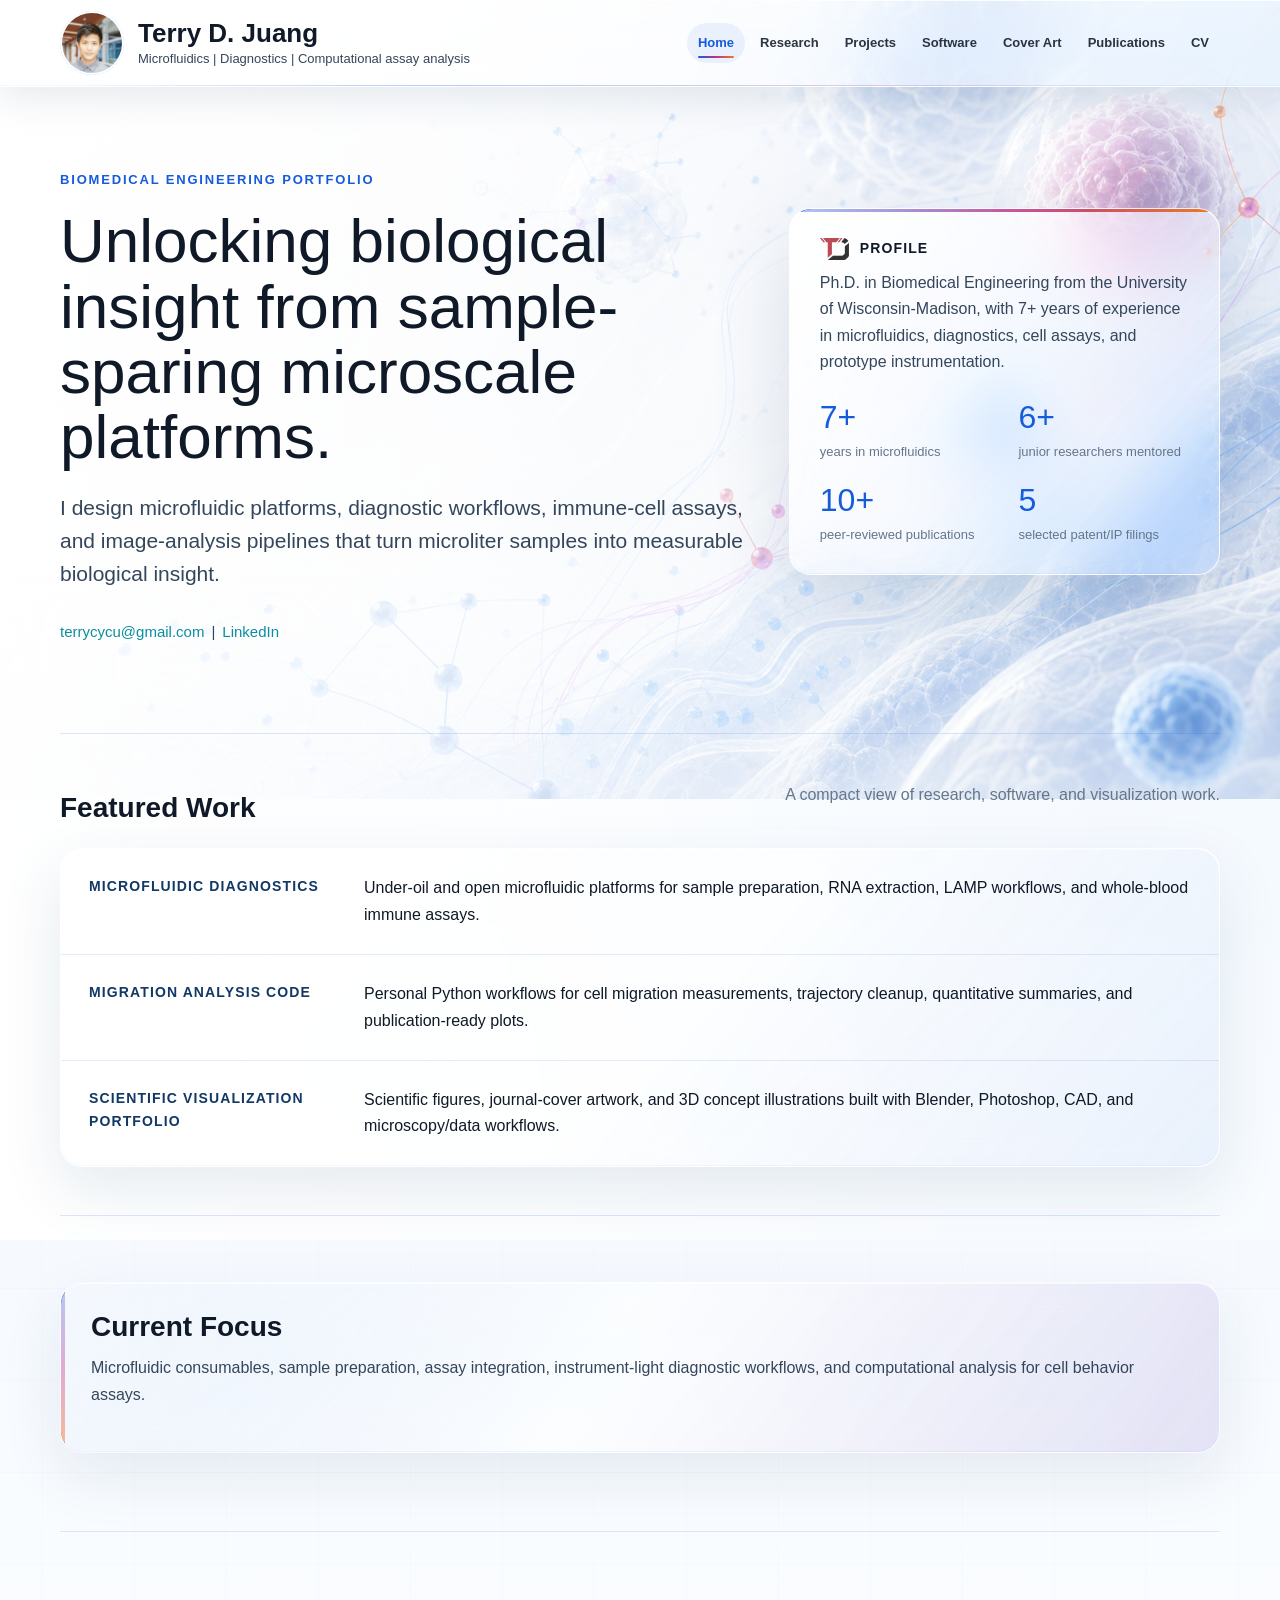
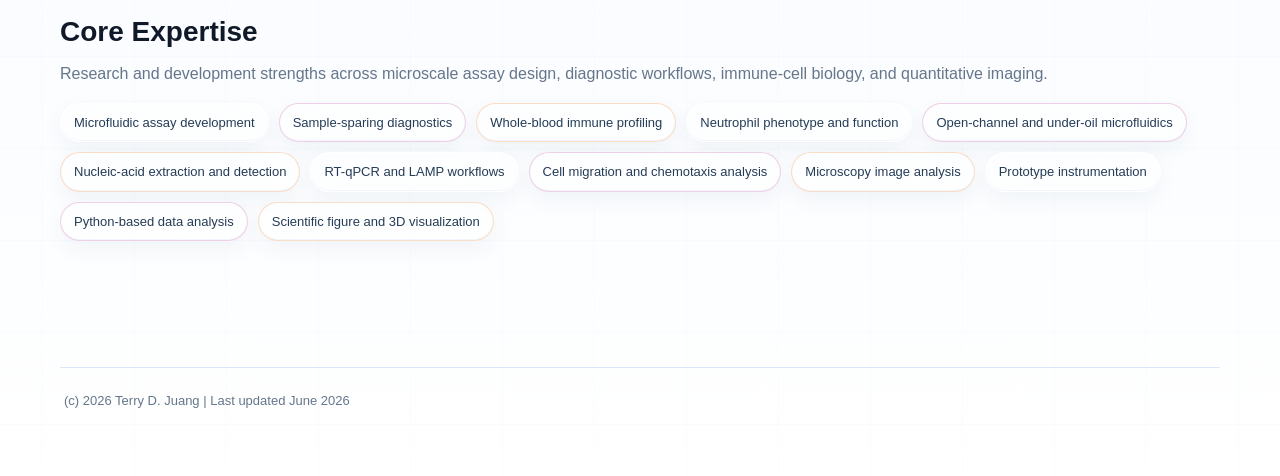
<file: index.html>
<!doctype html>
<html lang="en">
  <head>
    <meta charset="utf-8">
    <meta name="viewport" content="width=device-width, initial-scale=1">
    <title>Terry D. Juang | Microfluidics and Diagnostics</title>
    <meta name="description" content="Personal website for Terry D. Juang, Ph.D., a microfluidics and diagnostics scientist.">
    <link rel="stylesheet" href="assets/styles.css?v=20260709-2">
  </head>
  <body>
    <div class="site">
      <header class="masthead">
        <div class="brand">
          <div class="portrait">
            <img src="assets/terry-juang-headshot.jpg" alt="Terry D. Juang headshot" width="76" height="76">
          </div>
          <div class="identity">
            <h1>Terry D. Juang</h1>
            <p>Microfluidics | Diagnostics | Computational assay analysis</p>
          </div>
        </div>
        <nav class="nav" aria-label="Primary navigation">
          <a href="index.html" aria-current="page">Home</a>
          <a href="research.html">Research</a>
          <a href="projects.html">Projects</a>
          <a href="software.html">Software</a>
          <a href="cover-art.html">Cover Art</a>
          <a href="publications.html">Publications</a>
          <a href="cv.html">CV</a>
        </nav>
      </header>

      <main class="wide">
        <section class="hero">
          <div>
            <p class="eyebrow">Biomedical engineering portfolio</p>
            <h2 class="hero-title">Unlocking biological insight from sample-sparing microscale platforms.</h2>
            <p class="lead">I design microfluidic platforms, diagnostic workflows, immune-cell assays, and image-analysis pipelines that turn microliter samples into measurable biological insight.</p>
            <p class="contact"><a href="mailto:terrycycu@gmail.com">terrycycu@gmail.com</a> | <a href="https://www.linkedin.com/in/terry-juang-031891138/">LinkedIn</a></p>
          </div>

          <aside class="profile-panel" aria-label="Profile summary">
            <div class="profile-heading">
              <img class="personal-logo profile-logo" src="assets/tydj-filled.svg" alt="TYDJ personal logo" width="34" height="26">
              <h4>Profile</h4>
            </div>
            <p>Ph.D. in Biomedical Engineering from the University of Wisconsin-Madison, with 7+ years of experience in microfluidics, diagnostics, cell assays, and prototype instrumentation.</p>
            <div class="metric-row">
              <div class="stat"><strong>7+</strong><span>years in microfluidics</span></div>
              <div class="stat"><strong>6+</strong><span>junior researchers mentored</span></div>
              <div class="stat"><strong>10+</strong><span>peer-reviewed publications</span></div>
              <div class="stat"><strong>5</strong><span>selected patent/IP filings</span></div>
            </div>
          </aside>
        </section>

        <section class="section">
          <div class="section-head">
            <h3>Featured Work</h3>
            <p class="note">A compact view of research, software, and visualization work.</p>
          </div>
          <div class="feature-list">
            <a href="research.html">
              <h4>Microfluidic Diagnostics</h4>
              <p>Under-oil and open microfluidic platforms for sample preparation, RNA extraction, LAMP workflows, and whole-blood immune assays.</p>
            </a>
            <a href="software.html">
              <h4>Migration Analysis Code</h4>
              <p>Personal Python workflows for cell migration measurements, trajectory cleanup, quantitative summaries, and publication-ready plots.</p>
            </a>
            <a href="cover-art.html">
              <h4>Scientific Visualization Portfolio</h4>
              <p>Scientific figures, journal-cover artwork, and 3D concept illustrations built with Blender, Photoshop, CAD, and microscopy/data workflows.</p>
            </a>
          </div>
        </section>

        <section class="section">
          <div class="feature-band">
            <h3>Current Focus</h3>
            <p>Microfluidic consumables, sample preparation, assay integration, instrument-light diagnostic workflows, and computational analysis for cell behavior assays.</p>
          </div>
        </section>

        <section class="section">
          <h3>Core Expertise</h3>
          <p class="note">Research and development strengths across microscale assay design, diagnostic workflows, immune-cell biology, and quantitative imaging.</p>
          <ul class="tag-row" aria-label="Core expertise">
            <li>Microfluidic assay development</li>
            <li>Sample-sparing diagnostics</li>
            <li>Whole-blood immune profiling</li>
            <li>Neutrophil phenotype and function</li>
            <li>Open-channel and under-oil microfluidics</li>
            <li>Nucleic-acid extraction and detection</li>
            <li>RT-qPCR and LAMP workflows</li>
            <li>Cell migration and chemotaxis analysis</li>
            <li>Microscopy image analysis</li>
            <li>Prototype instrumentation</li>
            <li>Python-based data analysis</li>
            <li>Scientific figure and 3D visualization</li>
          </ul>
        </section>
      </main>

      <footer class="footer">
        <p>(c) 2026 Terry D. Juang | Last updated June 2026</p>
      </footer>
    </div>
  </body>
</html>
</file>
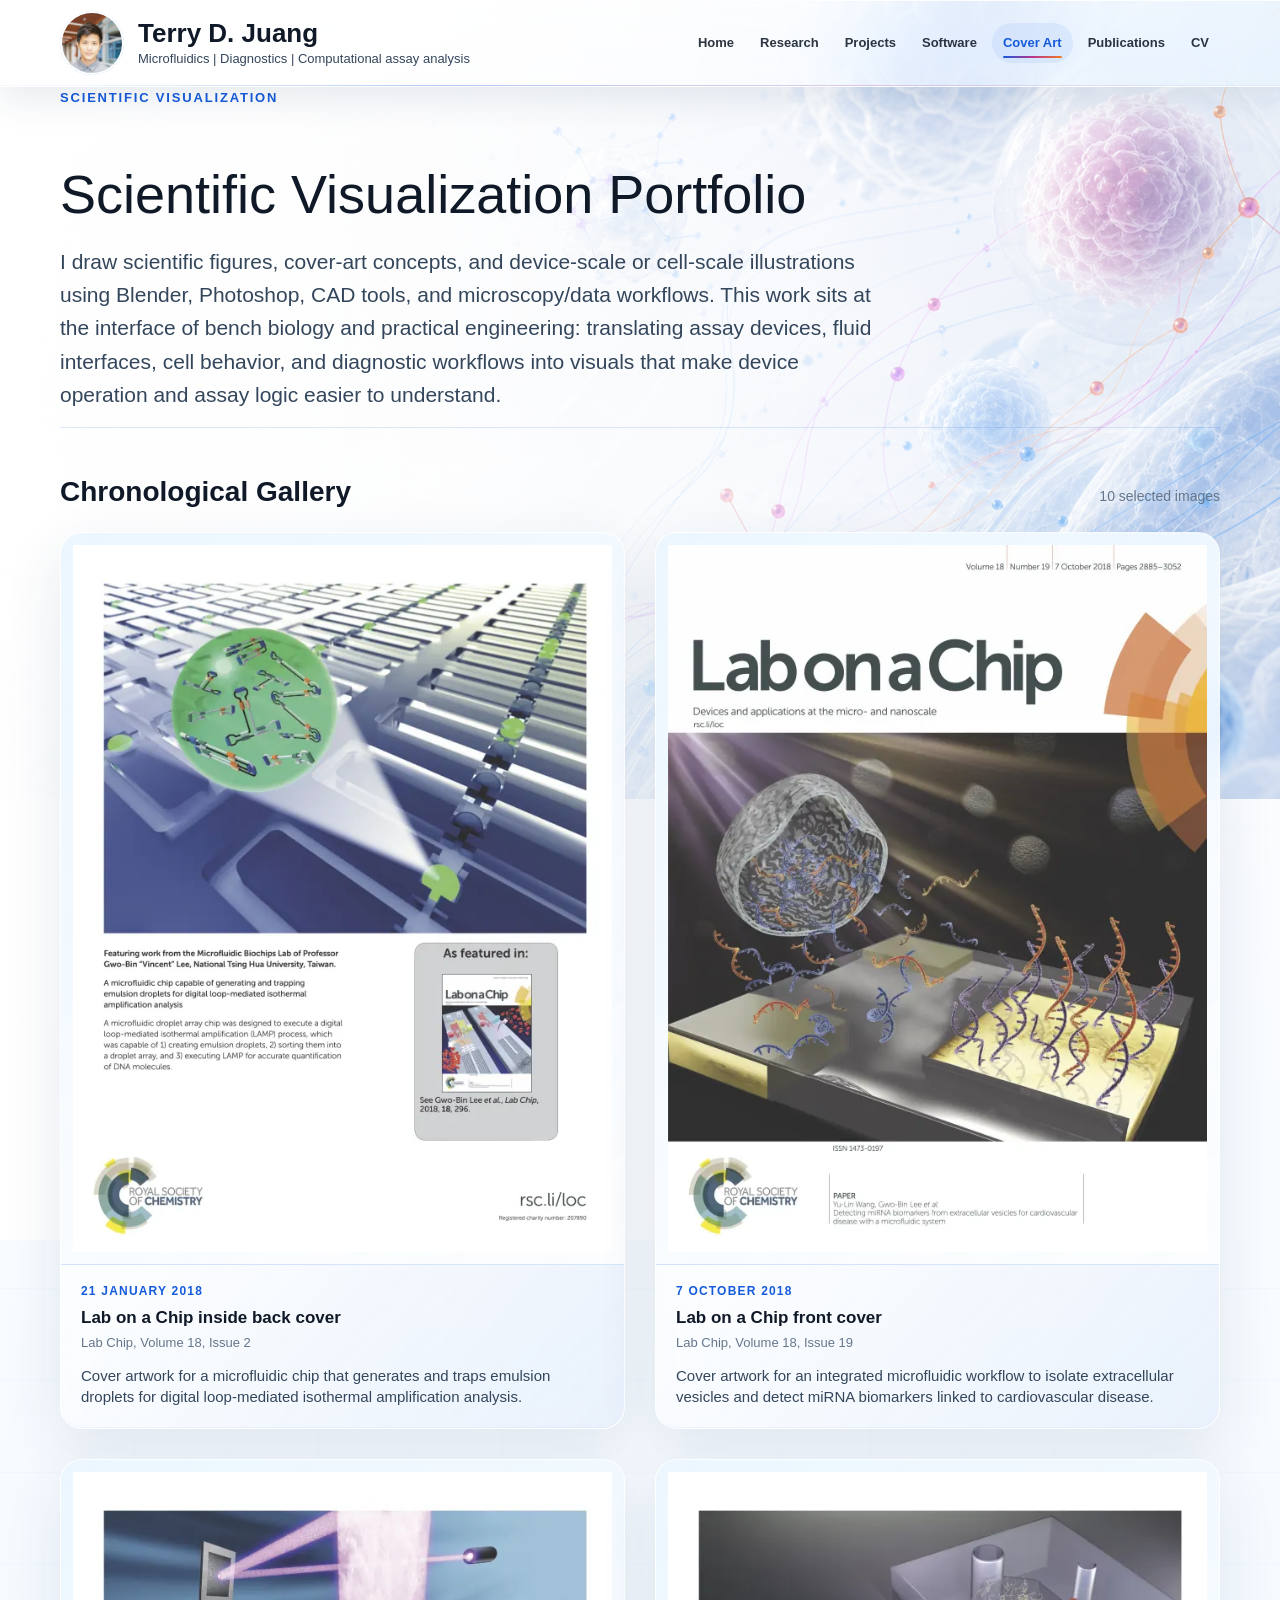
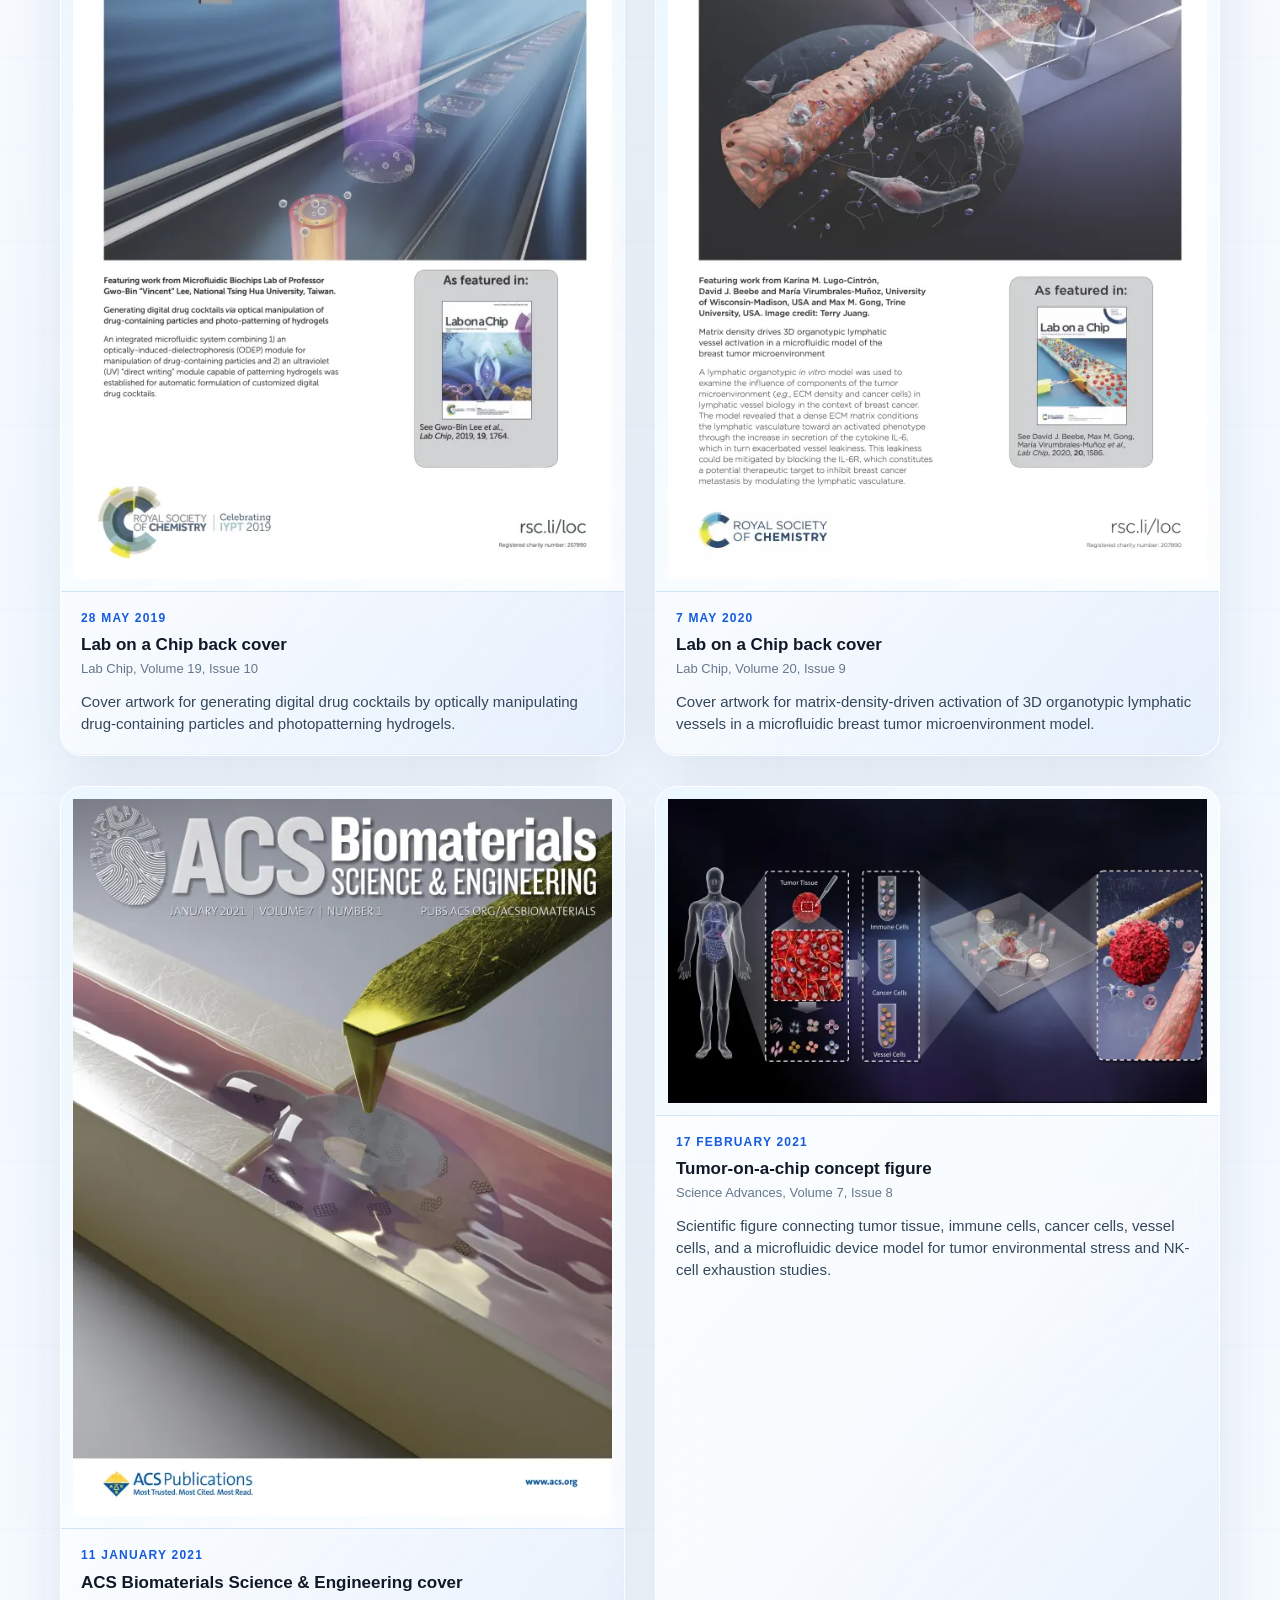
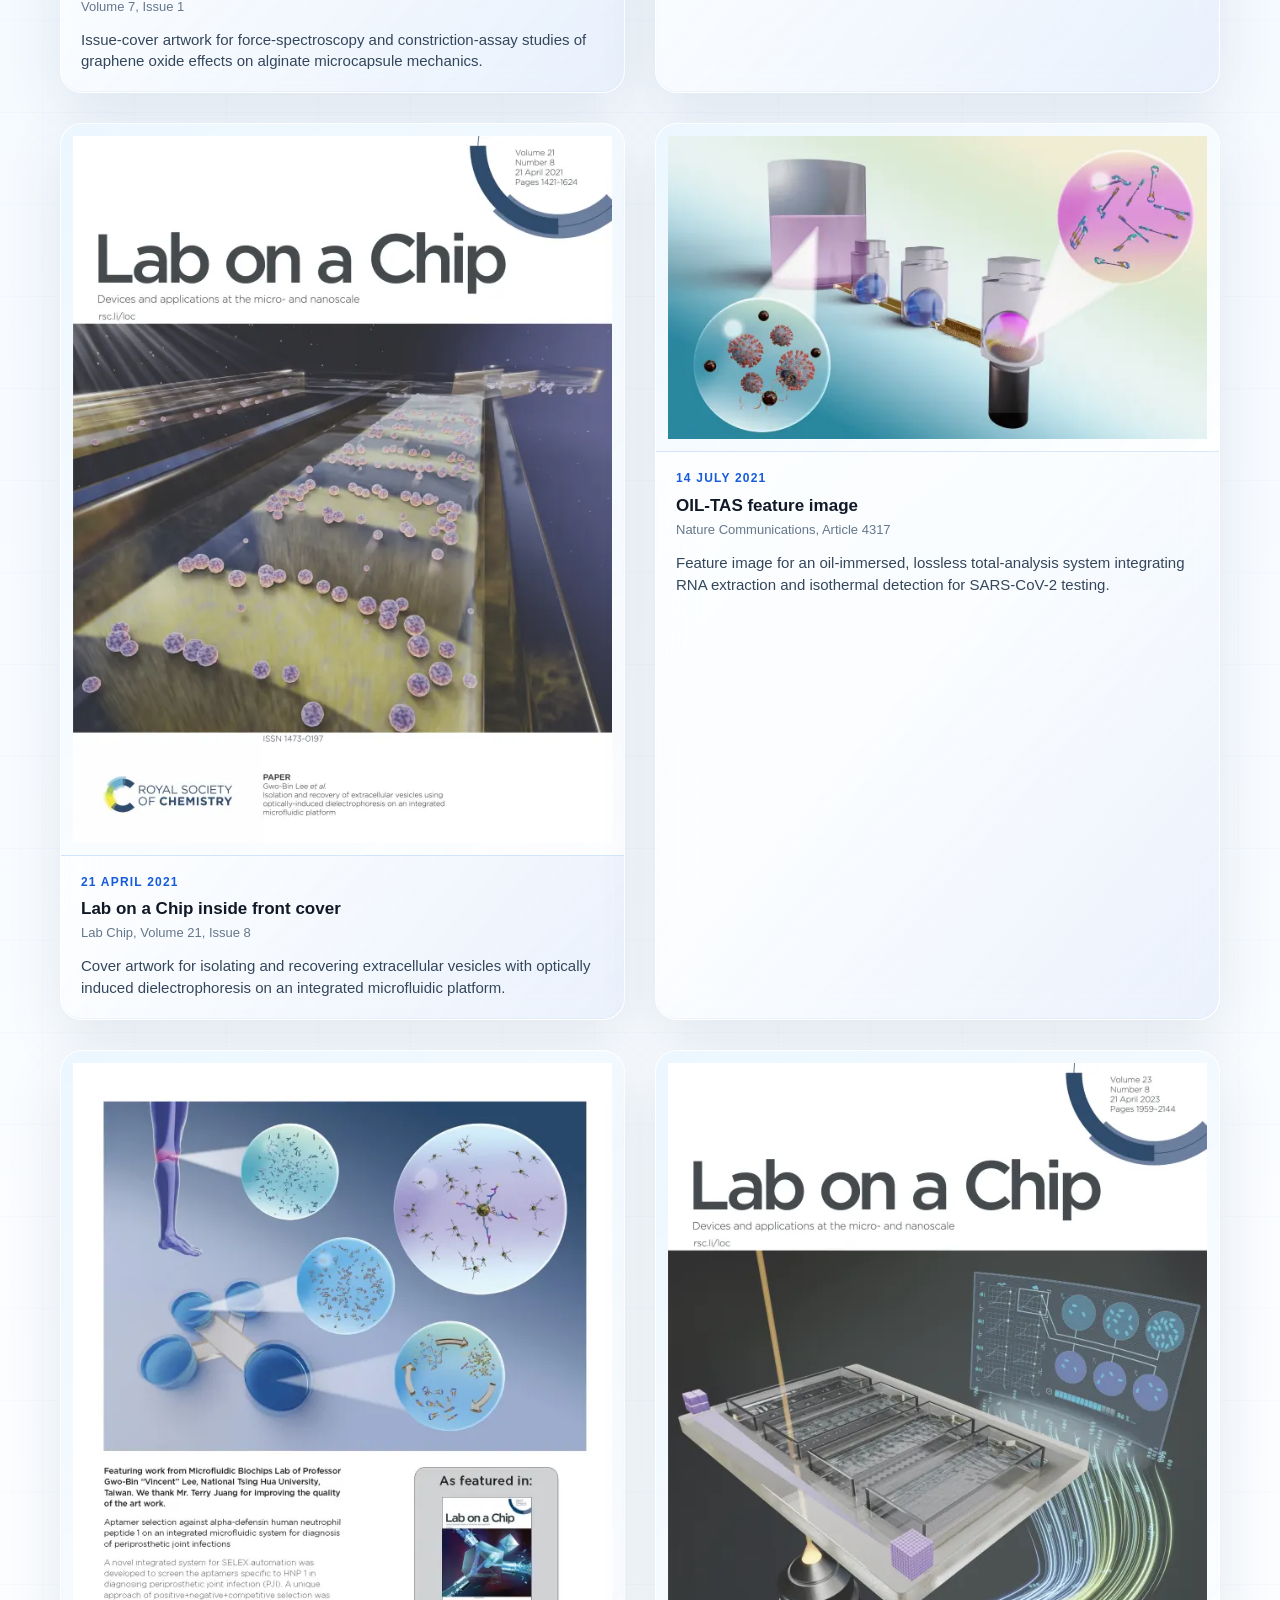
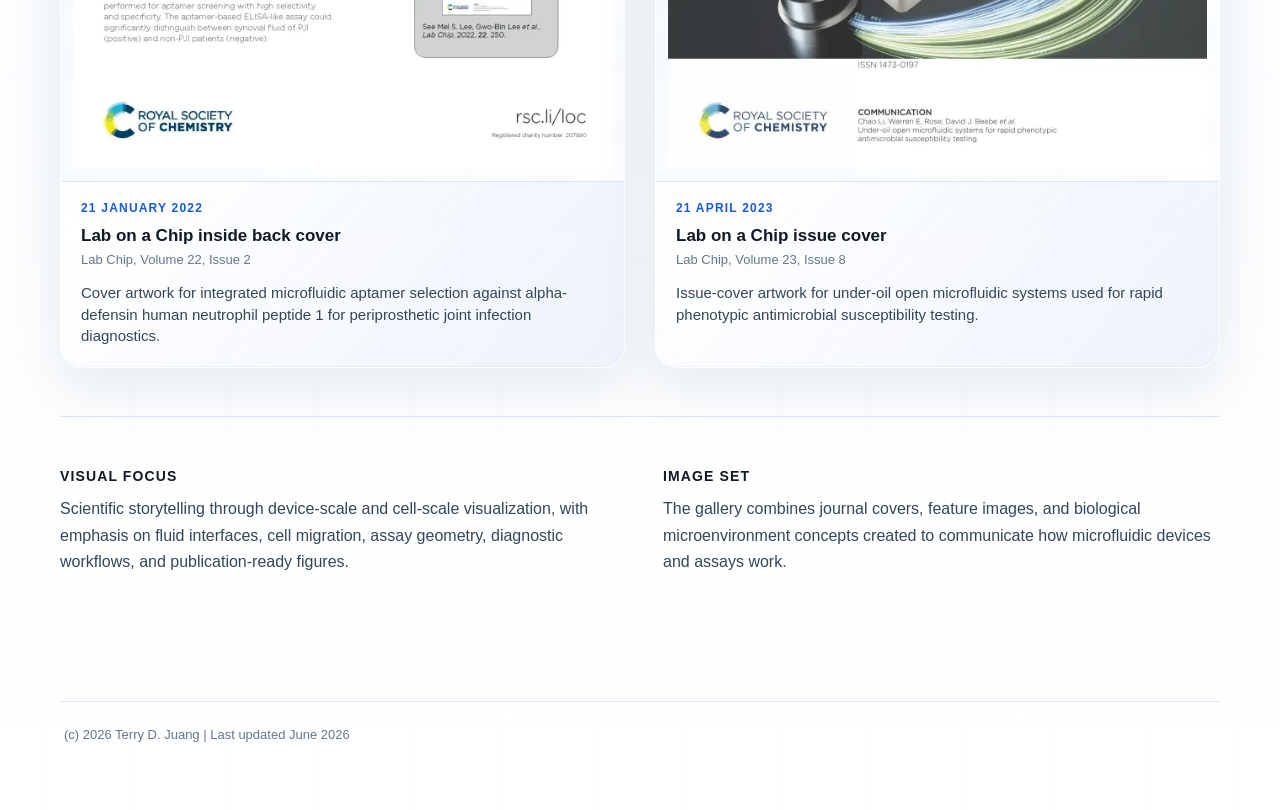
<file: cover-art.html>
<!doctype html>
<html lang="en">
  <head>
    <meta charset="utf-8">
    <meta name="viewport" content="width=device-width, initial-scale=1">
    <title>Scientific Visualization Portfolio | Terry D. Juang</title>
    <meta name="description" content="Scientific visualization portfolio, cover art, and concept figures by Terry D. Juang.">
    <link rel="stylesheet" href="assets/styles.css?v=20260709-2">
  </head>
  <body>
    <div class="site">
      <header class="masthead">
        <div class="brand">
          <div class="portrait">
            <img src="assets/terry-juang-headshot.jpg" alt="Terry D. Juang headshot" width="76" height="76">
          </div>
          <div class="identity">
            <h1>Terry D. Juang</h1>
            <p>Microfluidics | Diagnostics | Computational assay analysis</p>
          </div>
        </div>
        <nav class="nav" aria-label="Primary navigation">
          <a href="index.html">Home</a>
          <a href="research.html">Research</a>
          <a href="projects.html">Projects</a>
          <a href="software.html">Software</a>
          <a href="cover-art.html" aria-current="page">Cover Art</a>
          <a href="publications.html">Publications</a>
          <a href="cv.html">CV</a>
        </nav>
      </header>

      <main class="wide">
        <p class="eyebrow">Scientific visualization</p>
        <h2 class="page-title">Scientific Visualization Portfolio</h2>
        <p class="lead">I draw scientific figures, cover-art concepts, and device-scale or cell-scale illustrations using Blender, Photoshop, CAD tools, and microscopy/data workflows. This work sits at the interface of bench biology and practical engineering: translating assay devices, fluid interfaces, cell behavior, and diagnostic workflows into visuals that make device operation and assay logic easier to understand.</p>

        <section class="section">
          <div class="section-head">
            <h3>Chronological Gallery</h3>
            <p class="gallery-summary">10 selected images</p>
          </div>
          <div class="art-list" aria-label="Cover art image gallery">
            <figure class="art-card">
              <a href="Cover%20Art/Collage/c8lc90009d.jpg" aria-label="Open Lab on a Chip inside back cover from 21 January 2018">
                <img src="assets/cover-art-thumbs/lab-chip-2018-digital-lamp-640.webp" srcset="assets/cover-art-thumbs/lab-chip-2018-digital-lamp-640.webp 640w, assets/cover-art-thumbs/lab-chip-2018-digital-lamp-1200.webp 1200w" sizes="(max-width: 560px) calc(100vw - 28px), (max-width: 820px) calc(100vw - 44px), (max-width: 1204px) calc((100vw - 74px) / 2), 565px" width="4960" height="6496" alt="Lab on a Chip inside back cover for a digital LAMP droplet microfluidic chip" loading="eager" decoding="async" fetchpriority="high">
              </a>
              <figcaption>
                <span class="art-date">21 January 2018</span>
                <strong>Lab on a Chip inside back cover</strong>
                <span class="art-meta">Lab Chip, Volume 18, Issue 2</span>
                <p>Cover artwork for a microfluidic chip that generates and traps emulsion droplets for digital loop-mediated isothermal amplification analysis.</p>
              </figcaption>
            </figure>
            <figure class="art-card">
              <a href="Cover%20Art/Collage/c8lc90084a.jpg" aria-label="Open Lab on a Chip front cover from 7 October 2018">
                <img src="assets/cover-art-thumbs/lab-chip-2018-extracellular-vesicles-640.webp" srcset="assets/cover-art-thumbs/lab-chip-2018-extracellular-vesicles-640.webp 640w, assets/cover-art-thumbs/lab-chip-2018-extracellular-vesicles-1200.webp 1200w" sizes="(max-width: 560px) calc(100vw - 28px), (max-width: 820px) calc(100vw - 44px), (max-width: 1204px) calc((100vw - 74px) / 2), 565px" width="4960" height="6496" alt="Lab on a Chip front cover for extracellular vesicle microfluidics" loading="lazy" decoding="async">
              </a>
              <figcaption>
                <span class="art-date">7 October 2018</span>
                <strong>Lab on a Chip front cover</strong>
                <span class="art-meta">Lab Chip, Volume 18, Issue 19</span>
                <p>Cover artwork for an integrated microfluidic workflow to isolate extracellular vesicles and detect miRNA biomarkers linked to cardiovascular disease.</p>
              </figcaption>
            </figure>
            <figure class="art-card">
              <a href="Cover%20Art/Collage/c9lc90057h.jpg" aria-label="Open Lab on a Chip back cover from 28 May 2019">
                <img src="assets/cover-art-thumbs/lab-chip-2019-drug-cocktails-640.webp" srcset="assets/cover-art-thumbs/lab-chip-2019-drug-cocktails-640.webp 640w, assets/cover-art-thumbs/lab-chip-2019-drug-cocktails-1200.webp 1200w" sizes="(max-width: 560px) calc(100vw - 28px), (max-width: 820px) calc(100vw - 44px), (max-width: 1204px) calc((100vw - 74px) / 2), 565px" width="2480" height="3248" alt="Lab on a Chip back cover for digital drug cocktails in hydrogels" loading="lazy" decoding="async">
              </a>
              <figcaption>
                <span class="art-date">28 May 2019</span>
                <strong>Lab on a Chip back cover</strong>
                <span class="art-meta">Lab Chip, Volume 19, Issue 10</span>
                <p>Cover artwork for generating digital drug cocktails by optically manipulating drug-containing particles and photopatterning hydrogels.</p>
              </figcaption>
            </figure>
            <figure class="art-card">
              <a href="Cover%20Art/Collage/d0lc90045a.jpg" aria-label="Open Lab on a Chip back cover from 7 May 2020">
                <img src="assets/cover-art-thumbs/lab-chip-2020-tumor-microenvironment-640.webp" srcset="assets/cover-art-thumbs/lab-chip-2020-tumor-microenvironment-640.webp 640w, assets/cover-art-thumbs/lab-chip-2020-tumor-microenvironment-1200.webp 1200w" sizes="(max-width: 560px) calc(100vw - 28px), (max-width: 820px) calc(100vw - 44px), (max-width: 1204px) calc((100vw - 74px) / 2), 565px" width="4960" height="6496" alt="Lab on a Chip back cover for a breast tumor microenvironment model" loading="lazy" decoding="async">
              </a>
              <figcaption>
                <span class="art-date">7 May 2020</span>
                <strong>Lab on a Chip back cover</strong>
                <span class="art-meta">Lab Chip, Volume 20, Issue 9</span>
                <p>Cover artwork for matrix-density-driven activation of 3D organotypic lymphatic vessels in a microfluidic breast tumor microenvironment model.</p>
              </figcaption>
            </figure>
            <figure class="art-card">
              <a href="Cover%20Art/Collage/abseba.2021.7.issue-1.xlargecover.jpg" aria-label="Open ACS Biomaterials Science and Engineering cover from 11 January 2021">
                <img src="assets/cover-art-thumbs/acs-biomaterials-2021-640.webp" srcset="assets/cover-art-thumbs/acs-biomaterials-2021-640.webp 640w, assets/cover-art-thumbs/acs-biomaterials-2021-1200.webp 1200w" sizes="(max-width: 560px) calc(100vw - 28px), (max-width: 820px) calc(100vw - 44px), (max-width: 1204px) calc((100vw - 74px) / 2), 565px" width="2453" height="3262" alt="ACS Biomaterials Science and Engineering issue cover for graphene oxide and alginate microcapsules" loading="lazy" decoding="async">
              </a>
              <figcaption>
                <span class="art-date">11 January 2021</span>
                <strong>ACS Biomaterials Science &amp; Engineering cover</strong>
                <span class="art-meta">Volume 7, Issue 1</span>
                <p>Issue-cover artwork for force-spectroscopy and constriction-assay studies of graphene oxide effects on alginate microcapsule mechanics.</p>
              </figcaption>
            </figure>
            <figure class="art-card is-wide">
              <a href="Cover%20Art/Collage/Tumor%20on%20a%20chip.jpg" aria-label="Open tumor-on-a-chip figure from 17 February 2021">
                <img src="assets/cover-art-thumbs/tumor-on-a-chip-2021-640.webp" srcset="assets/cover-art-thumbs/tumor-on-a-chip-2021-640.webp 640w, assets/cover-art-thumbs/tumor-on-a-chip-2021-1200.webp 1200w" sizes="(max-width: 560px) calc(100vw - 28px), (max-width: 820px) calc(100vw - 44px), (max-width: 1204px) calc((100vw - 74px) / 2), 565px" width="5333" height="3000" alt="Tumor-on-a-chip scientific figure connecting tumor tissue and microfluidic cell culture modules" loading="lazy" decoding="async">
              </a>
              <figcaption>
                <span class="art-date">17 February 2021</span>
                <strong>Tumor-on-a-chip concept figure</strong>
                <span class="art-meta">Science Advances, Volume 7, Issue 8</span>
                <p>Scientific figure connecting tumor tissue, immune cells, cancer cells, vessel cells, and a microfluidic device model for tumor environmental stress and NK-cell exhaustion studies.</p>
              </figcaption>
            </figure>
            <figure class="art-card">
              <a href="Cover%20Art/Collage/d1lc90043a.jpg" aria-label="Open Lab on a Chip inside front cover from 21 April 2021">
                <img src="assets/cover-art-thumbs/lab-chip-2021-extracellular-vesicles-640.webp" srcset="assets/cover-art-thumbs/lab-chip-2021-extracellular-vesicles-640.webp 640w, assets/cover-art-thumbs/lab-chip-2021-extracellular-vesicles-1200.webp 1200w" sizes="(max-width: 560px) calc(100vw - 28px), (max-width: 820px) calc(100vw - 44px), (max-width: 1204px) calc((100vw - 74px) / 2), 565px" width="4960" height="6496" alt="Lab on a Chip inside front cover for optically induced dielectrophoresis and extracellular vesicles" loading="lazy" decoding="async">
              </a>
              <figcaption>
                <span class="art-date">21 April 2021</span>
                <strong>Lab on a Chip inside front cover</strong>
                <span class="art-meta">Lab Chip, Volume 21, Issue 8</span>
                <p>Cover artwork for isolating and recovering extracellular vesicles with optically induced dielectrophoresis on an integrated microfluidic platform.</p>
              </figcaption>
            </figure>
            <figure class="art-card is-wide">
              <a href="Cover%20Art/Collage/OIL_TAS_Nature_COM_FeatureImage_Top%401x.png" aria-label="Open OIL-TAS Nature Communications feature image from 14 July 2021">
                <img src="assets/cover-art-thumbs/oil-tas-feature-2021-640.webp" srcset="assets/cover-art-thumbs/oil-tas-feature-2021-640.webp 640w, assets/cover-art-thumbs/oil-tas-feature-2021-1200.webp 1200w" sizes="(max-width: 560px) calc(100vw - 28px), (max-width: 820px) calc(100vw - 44px), (max-width: 1204px) calc((100vw - 74px) / 2), 565px" width="4800" height="2700" alt="OIL-TAS Nature Communications feature image for integrated RNA extraction and SARS-CoV-2 detection" loading="lazy" decoding="async">
              </a>
              <figcaption>
                <span class="art-date">14 July 2021</span>
                <strong>OIL-TAS feature image</strong>
                <span class="art-meta">Nature Communications, Article 4317</span>
                <p>Feature image for an oil-immersed, lossless total-analysis system integrating RNA extraction and isothermal detection for SARS-CoV-2 testing.</p>
              </figcaption>
            </figure>
            <figure class="art-card">
              <a href="Cover%20Art/Collage/Lab_Chip_2022_22_250_GBLee_d2lc90009b.jpg" aria-label="Open Lab on a Chip inside back cover from 21 January 2022">
                <img src="assets/cover-art-thumbs/lab-chip-2022-aptamer-640.webp" srcset="assets/cover-art-thumbs/lab-chip-2022-aptamer-640.webp 640w, assets/cover-art-thumbs/lab-chip-2022-aptamer-1200.webp 1200w" sizes="(max-width: 560px) calc(100vw - 28px), (max-width: 820px) calc(100vw - 44px), (max-width: 1204px) calc((100vw - 74px) / 2), 565px" width="1654" height="2166" alt="Lab on a Chip inside back cover for alpha-defensin aptamer selection" loading="lazy" decoding="async">
              </a>
              <figcaption>
                <span class="art-date">21 January 2022</span>
                <strong>Lab on a Chip inside back cover</strong>
                <span class="art-meta">Lab Chip, Volume 22, Issue 2</span>
                <p>Cover artwork for integrated microfluidic aptamer selection against alpha-defensin human neutrophil peptide 1 for periprosthetic joint infection diagnostics.</p>
              </figcaption>
            </figure>
            <figure class="art-card">
              <a href="Cover%20Art/Collage/2023_Lab_Chip_Chao.jpg" aria-label="Open Lab on a Chip issue cover from 21 April 2023">
                <img src="assets/cover-art-thumbs/lab-chip-2023-under-oil-ast-640.webp" srcset="assets/cover-art-thumbs/lab-chip-2023-under-oil-ast-640.webp 640w, assets/cover-art-thumbs/lab-chip-2023-under-oil-ast-1200.webp 1200w" sizes="(max-width: 560px) calc(100vw - 28px), (max-width: 820px) calc(100vw - 44px), (max-width: 1204px) calc((100vw - 74px) / 2), 565px" width="4960" height="6496" alt="Lab on a Chip issue cover for under-oil open microfluidic antimicrobial susceptibility testing" loading="lazy" decoding="async">
              </a>
              <figcaption>
                <span class="art-date">21 April 2023</span>
                <strong>Lab on a Chip issue cover</strong>
                <span class="art-meta">Lab Chip, Volume 23, Issue 8</span>
                <p>Issue-cover artwork for under-oil open microfluidic systems used for rapid phenotypic antimicrobial susceptibility testing.</p>
              </figcaption>
            </figure>
          </div>
        </section>

        <section class="section">
          <div class="text-columns">
            <section>
              <h4>Visual Focus</h4>
              <p>Scientific storytelling through device-scale and cell-scale visualization, with emphasis on fluid interfaces, cell migration, assay geometry, diagnostic workflows, and publication-ready figures.</p>
            </section>
            <section>
              <h4>Image Set</h4>
              <p>The gallery combines journal covers, feature images, and biological microenvironment concepts created to communicate how microfluidic devices and assays work.</p>
            </section>
          </div>
        </section>
      </main>

      <footer class="footer">
        <p>(c) 2026 Terry D. Juang | Last updated June 2026</p>
      </footer>
    </div>
  </body>
</html>
</file>
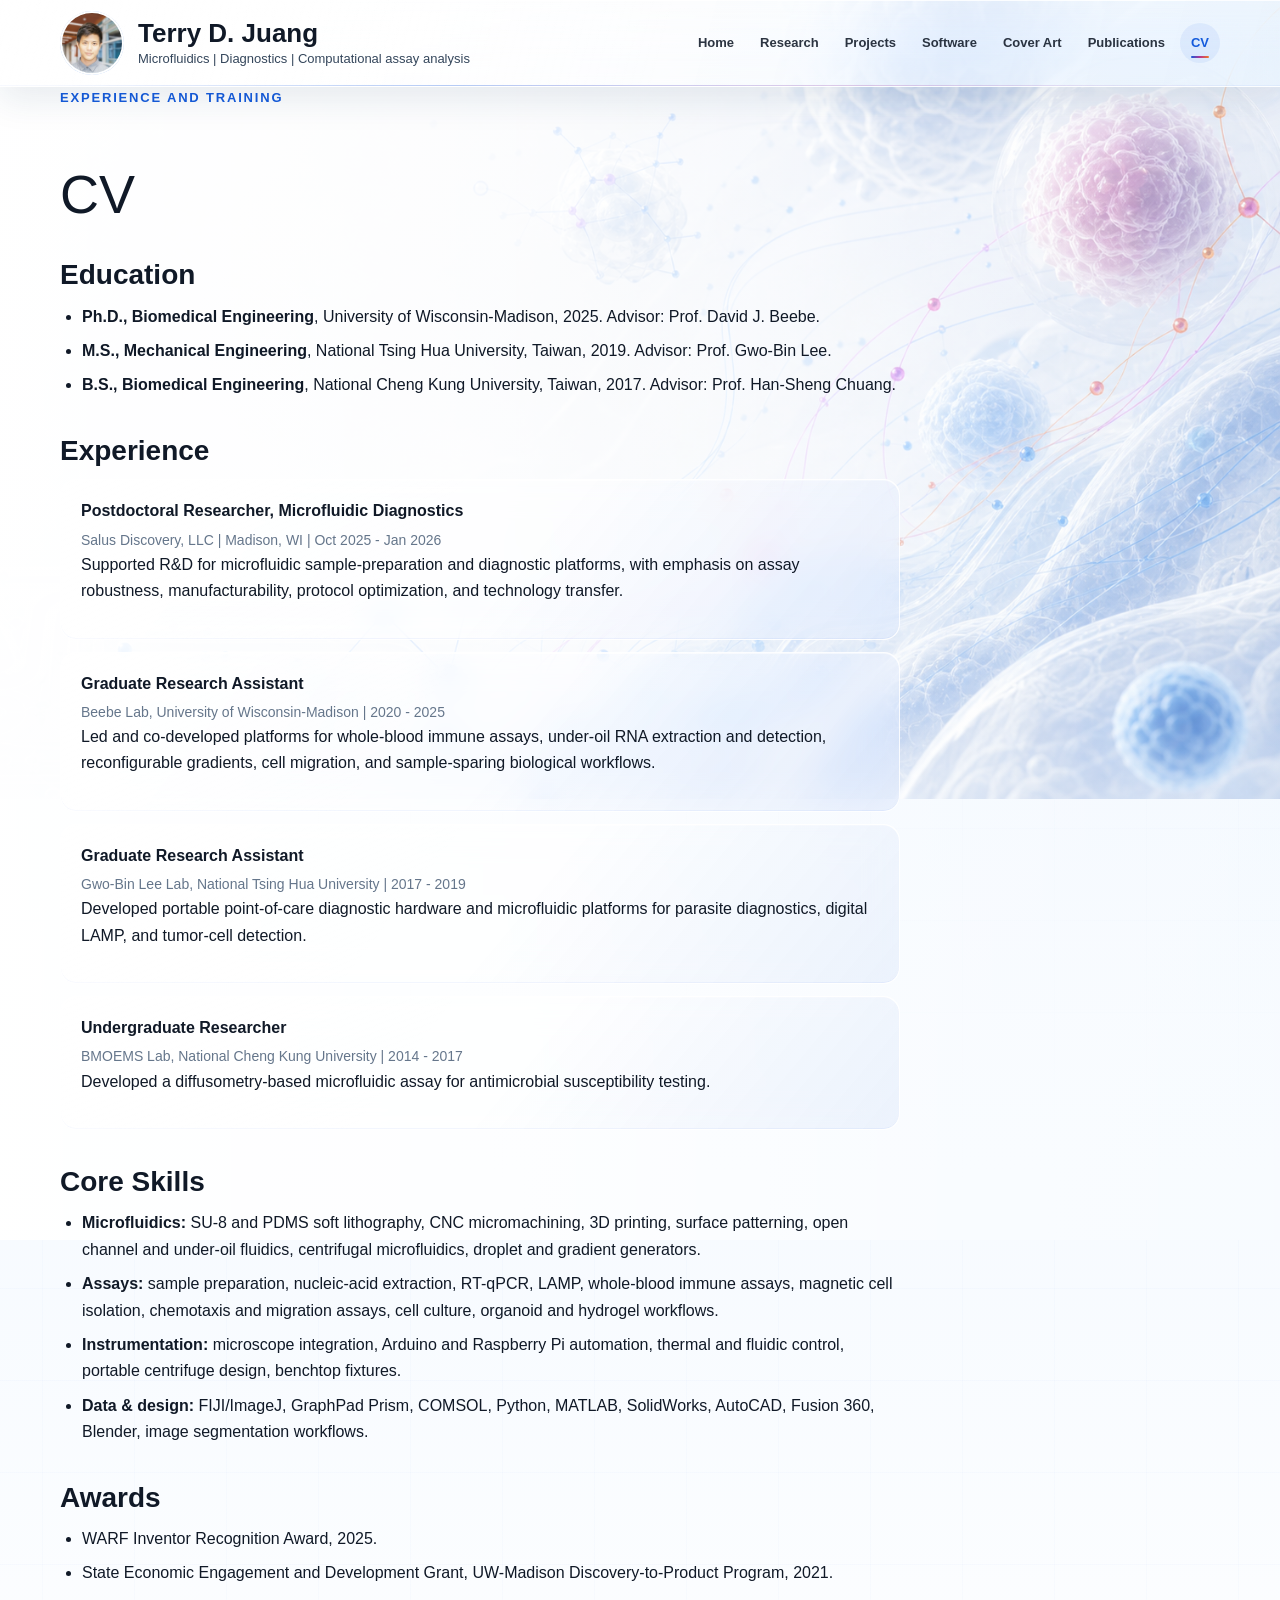
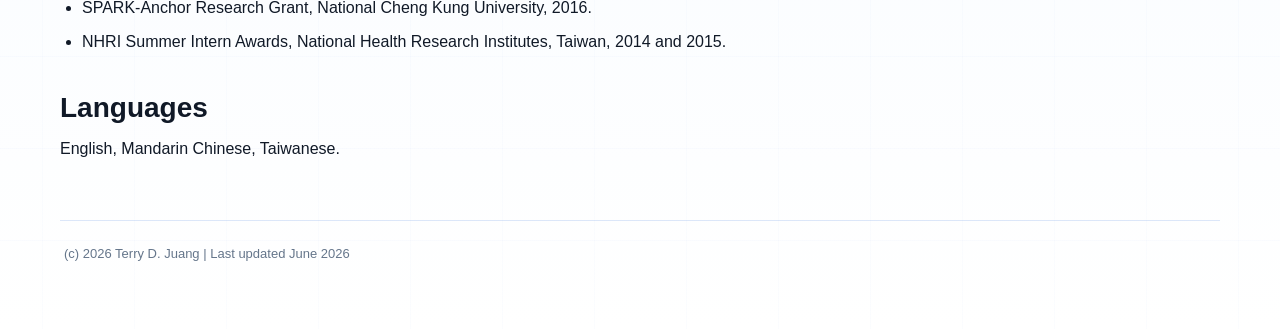
<file: cv.html>
<!doctype html>
<html lang="en">
  <head>
    <meta charset="utf-8">
    <meta name="viewport" content="width=device-width, initial-scale=1">
    <title>CV | Terry D. Juang</title>
    <meta name="description" content="CV summary for Terry D. Juang.">
    <link rel="stylesheet" href="assets/styles.css?v=20260709-2">
  </head>
  <body>
    <div class="site">
      <header class="masthead">
        <div class="brand">
          <div class="portrait">
            <img src="assets/terry-juang-headshot.jpg" alt="Terry D. Juang headshot" width="76" height="76">
          </div>
          <div class="identity">
            <h1>Terry D. Juang</h1>
            <p>Microfluidics | Diagnostics | Computational assay analysis</p>
          </div>
        </div>
        <nav class="nav" aria-label="Primary navigation">
          <a href="index.html">Home</a>
          <a href="research.html">Research</a>
          <a href="projects.html">Projects</a>
          <a href="software.html">Software</a>
          <a href="cover-art.html">Cover Art</a>
          <a href="publications.html">Publications</a>
          <a href="cv.html" aria-current="page">CV</a>
        </nav>
      </header>

      <main>
        <p class="eyebrow">Experience and training</p>
        <h2 class="page-title">CV</h2>

        <h3>Education</h3>
        <ul>
          <li><strong>Ph.D., Biomedical Engineering</strong>, University of Wisconsin-Madison, 2025. Advisor: Prof. David J. Beebe.</li>
          <li><strong>M.S., Mechanical Engineering</strong>, National Tsing Hua University, Taiwan, 2019. Advisor: Prof. Gwo-Bin Lee.</li>
          <li><strong>B.S., Biomedical Engineering</strong>, National Cheng Kung University, Taiwan, 2017. Advisor: Prof. Han-Sheng Chuang.</li>
        </ul>

        <h3>Experience</h3>
        <ul class="list-plain">
          <li>
            <span class="item-title">Postdoctoral Researcher, Microfluidic Diagnostics</span>
            <span class="meta">Salus Discovery, LLC | Madison, WI | Oct 2025 - Jan 2026</span>
            <p>Supported R&D for microfluidic sample-preparation and diagnostic platforms, with emphasis on assay robustness, manufacturability, protocol optimization, and technology transfer.</p>
          </li>
          <li>
            <span class="item-title">Graduate Research Assistant</span>
            <span class="meta">Beebe Lab, University of Wisconsin-Madison | 2020 - 2025</span>
            <p>Led and co-developed platforms for whole-blood immune assays, under-oil RNA extraction and detection, reconfigurable gradients, cell migration, and sample-sparing biological workflows.</p>
          </li>
          <li>
            <span class="item-title">Graduate Research Assistant</span>
            <span class="meta">Gwo-Bin Lee Lab, National Tsing Hua University | 2017 - 2019</span>
            <p>Developed portable point-of-care diagnostic hardware and microfluidic platforms for parasite diagnostics, digital LAMP, and tumor-cell detection.</p>
          </li>
          <li>
            <span class="item-title">Undergraduate Researcher</span>
            <span class="meta">BMOEMS Lab, National Cheng Kung University | 2014 - 2017</span>
            <p>Developed a diffusometry-based microfluidic assay for antimicrobial susceptibility testing.</p>
          </li>
        </ul>

        <h3>Core Skills</h3>
        <ul>
          <li><strong>Microfluidics:</strong> SU-8 and PDMS soft lithography, CNC micromachining, 3D printing, surface patterning, open channel and under-oil fluidics, centrifugal microfluidics, droplet and gradient generators.</li>
          <li><strong>Assays:</strong> sample preparation, nucleic-acid extraction, RT-qPCR, LAMP, whole-blood immune assays, magnetic cell isolation, chemotaxis and migration assays, cell culture, organoid and hydrogel workflows.</li>
          <li><strong>Instrumentation:</strong> microscope integration, Arduino and Raspberry Pi automation, thermal and fluidic control, portable centrifuge design, benchtop fixtures.</li>
          <li><strong>Data &amp; design:</strong> FIJI/ImageJ, GraphPad Prism, COMSOL, Python, MATLAB, SolidWorks, AutoCAD, Fusion 360, Blender, image segmentation workflows.</li>
        </ul>

        <h3>Awards</h3>
        <ul>
          <li>WARF Inventor Recognition Award, 2025.</li>
          <li>State Economic Engagement and Development Grant, UW-Madison Discovery-to-Product Program, 2021.</li>
          <li>SPARK-Anchor Research Grant, National Cheng Kung University, 2016.</li>
          <li>NHRI Summer Intern Awards, National Health Research Institutes, Taiwan, 2014 and 2015.</li>
        </ul>

        <h3>Languages</h3>
        <p>English, Mandarin Chinese, Taiwanese.</p>
      </main>

      <footer class="footer">
        <p>(c) 2026 Terry D. Juang | Last updated June 2026</p>
      </footer>
    </div>
  </body>
</html>
</file>
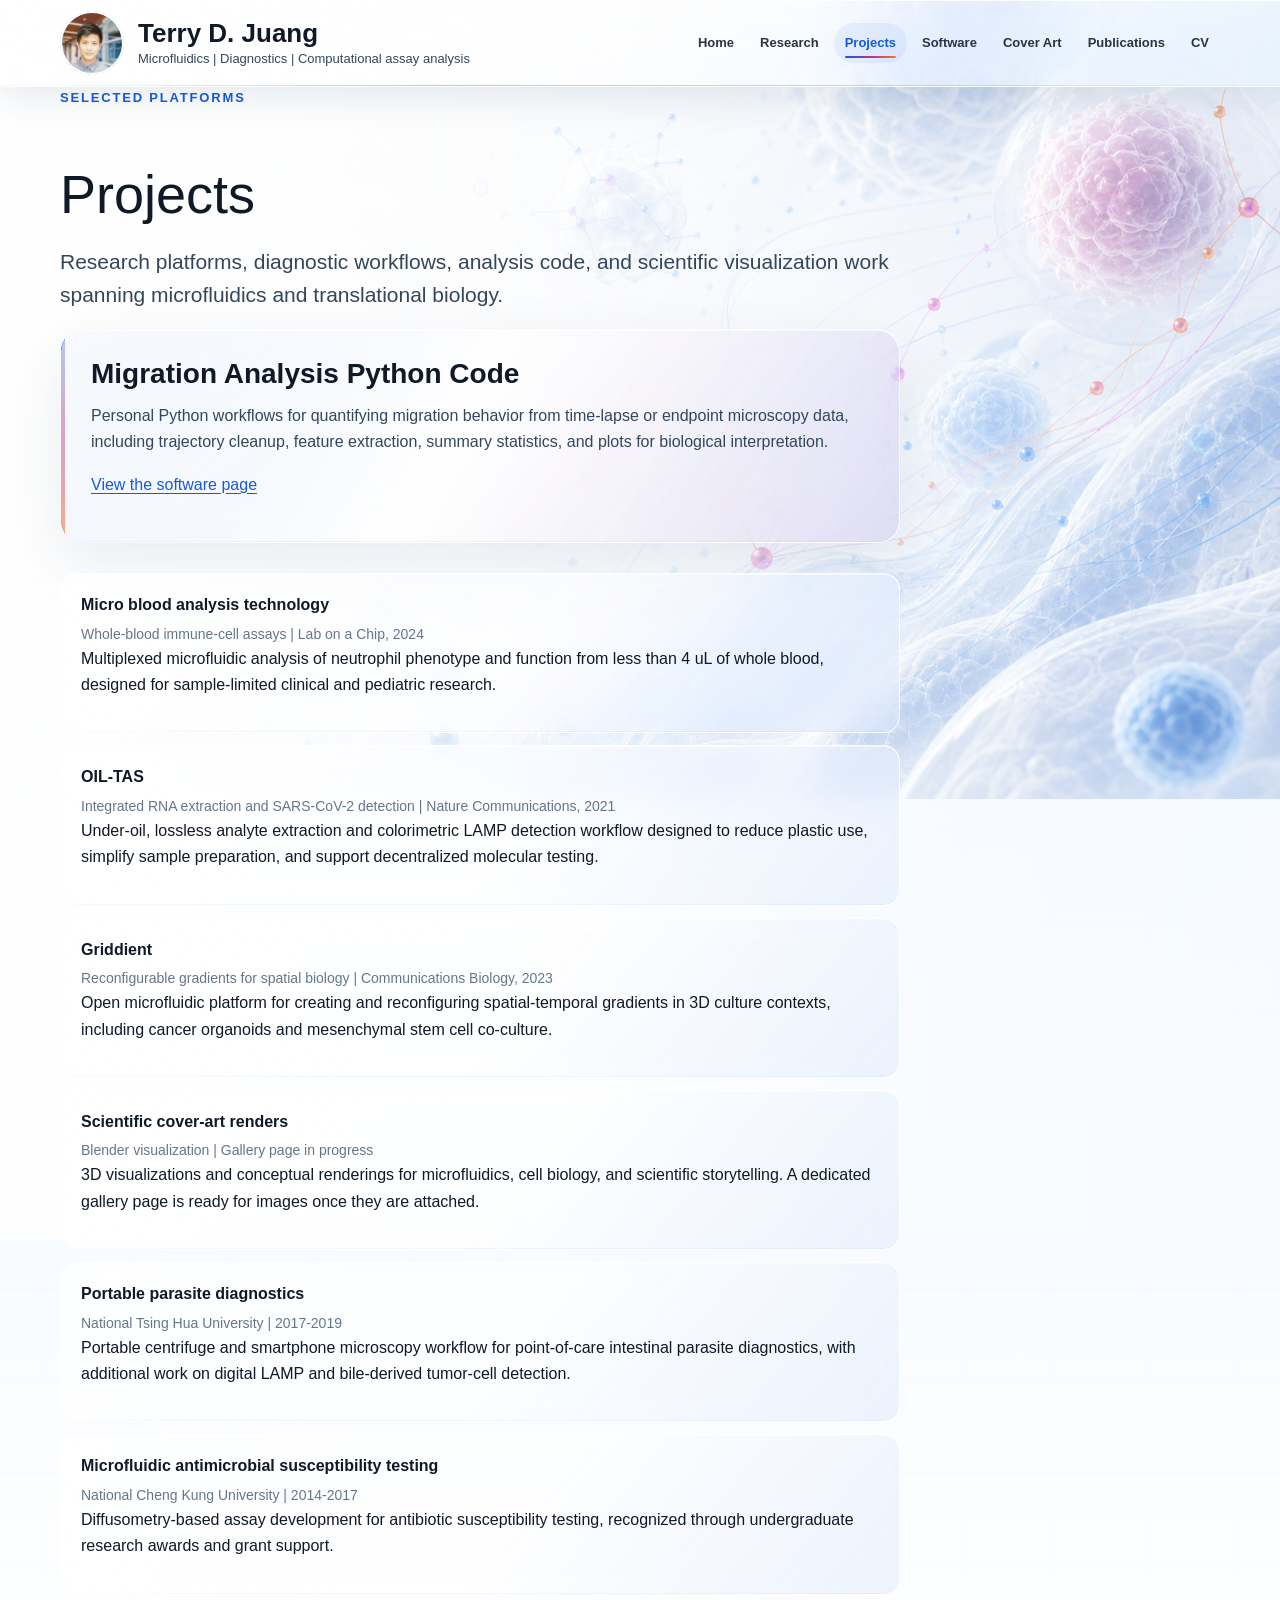
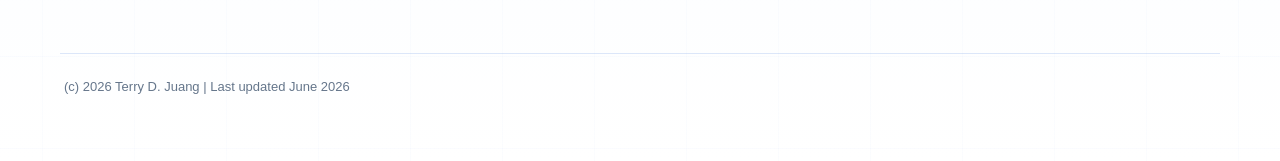
<file: projects.html>
<!doctype html>
<html lang="en">
  <head>
    <meta charset="utf-8">
    <meta name="viewport" content="width=device-width, initial-scale=1">
    <title>Projects | Terry D. Juang</title>
    <meta name="description" content="Selected microfluidics, diagnostics, and analysis projects by Terry D. Juang.">
    <link rel="stylesheet" href="assets/styles.css?v=20260709-2">
  </head>
  <body>
    <div class="site">
      <header class="masthead">
        <div class="brand">
          <div class="portrait">
            <img src="assets/terry-juang-headshot.jpg" alt="Terry D. Juang headshot" width="76" height="76">
          </div>
          <div class="identity">
            <h1>Terry D. Juang</h1>
            <p>Microfluidics | Diagnostics | Computational assay analysis</p>
          </div>
        </div>
        <nav class="nav" aria-label="Primary navigation">
          <a href="index.html">Home</a>
          <a href="research.html">Research</a>
          <a href="projects.html" aria-current="page">Projects</a>
          <a href="software.html">Software</a>
          <a href="cover-art.html">Cover Art</a>
          <a href="publications.html">Publications</a>
          <a href="cv.html">CV</a>
        </nav>
      </header>

      <main>
        <p class="eyebrow">Selected platforms</p>
        <h2 class="page-title">Projects</h2>
        <p class="lead">Research platforms, diagnostic workflows, analysis code, and scientific visualization work spanning microfluidics and translational biology.</p>

        <div class="feature-band">
          <h3>Migration Analysis Python Code</h3>
          <p>Personal Python workflows for quantifying migration behavior from time-lapse or endpoint microscopy data, including trajectory cleanup, feature extraction, summary statistics, and plots for biological interpretation.</p>
          <p><a href="software.html">View the software page</a></p>
        </div>

        <ul class="list-plain">
          <li>
            <span class="item-title">Micro blood analysis technology</span>
            <span class="meta">Whole-blood immune-cell assays | Lab on a Chip, 2024</span>
            <p>Multiplexed microfluidic analysis of neutrophil phenotype and function from less than 4 uL of whole blood, designed for sample-limited clinical and pediatric research.</p>
          </li>
          <li>
            <span class="item-title">OIL-TAS</span>
            <span class="meta">Integrated RNA extraction and SARS-CoV-2 detection | Nature Communications, 2021</span>
            <p>Under-oil, lossless analyte extraction and colorimetric LAMP detection workflow designed to reduce plastic use, simplify sample preparation, and support decentralized molecular testing.</p>
          </li>
          <li>
            <span class="item-title">Griddient</span>
            <span class="meta">Reconfigurable gradients for spatial biology | Communications Biology, 2023</span>
            <p>Open microfluidic platform for creating and reconfiguring spatial-temporal gradients in 3D culture contexts, including cancer organoids and mesenchymal stem cell co-culture.</p>
          </li>
          <li>
            <span class="item-title">Scientific cover-art renders</span>
            <span class="meta">Blender visualization | Gallery page in progress</span>
            <p>3D visualizations and conceptual renderings for microfluidics, cell biology, and scientific storytelling. A dedicated gallery page is ready for images once they are attached.</p>
          </li>
          <li>
            <span class="item-title">Portable parasite diagnostics</span>
            <span class="meta">National Tsing Hua University | 2017-2019</span>
            <p>Portable centrifuge and smartphone microscopy workflow for point-of-care intestinal parasite diagnostics, with additional work on digital LAMP and bile-derived tumor-cell detection.</p>
          </li>
          <li>
            <span class="item-title">Microfluidic antimicrobial susceptibility testing</span>
            <span class="meta">National Cheng Kung University | 2014-2017</span>
            <p>Diffusometry-based assay development for antibiotic susceptibility testing, recognized through undergraduate research awards and grant support.</p>
          </li>
        </ul>
      </main>

      <footer class="footer">
        <p>(c) 2026 Terry D. Juang | Last updated June 2026</p>
      </footer>
    </div>
  </body>
</html>
</file>
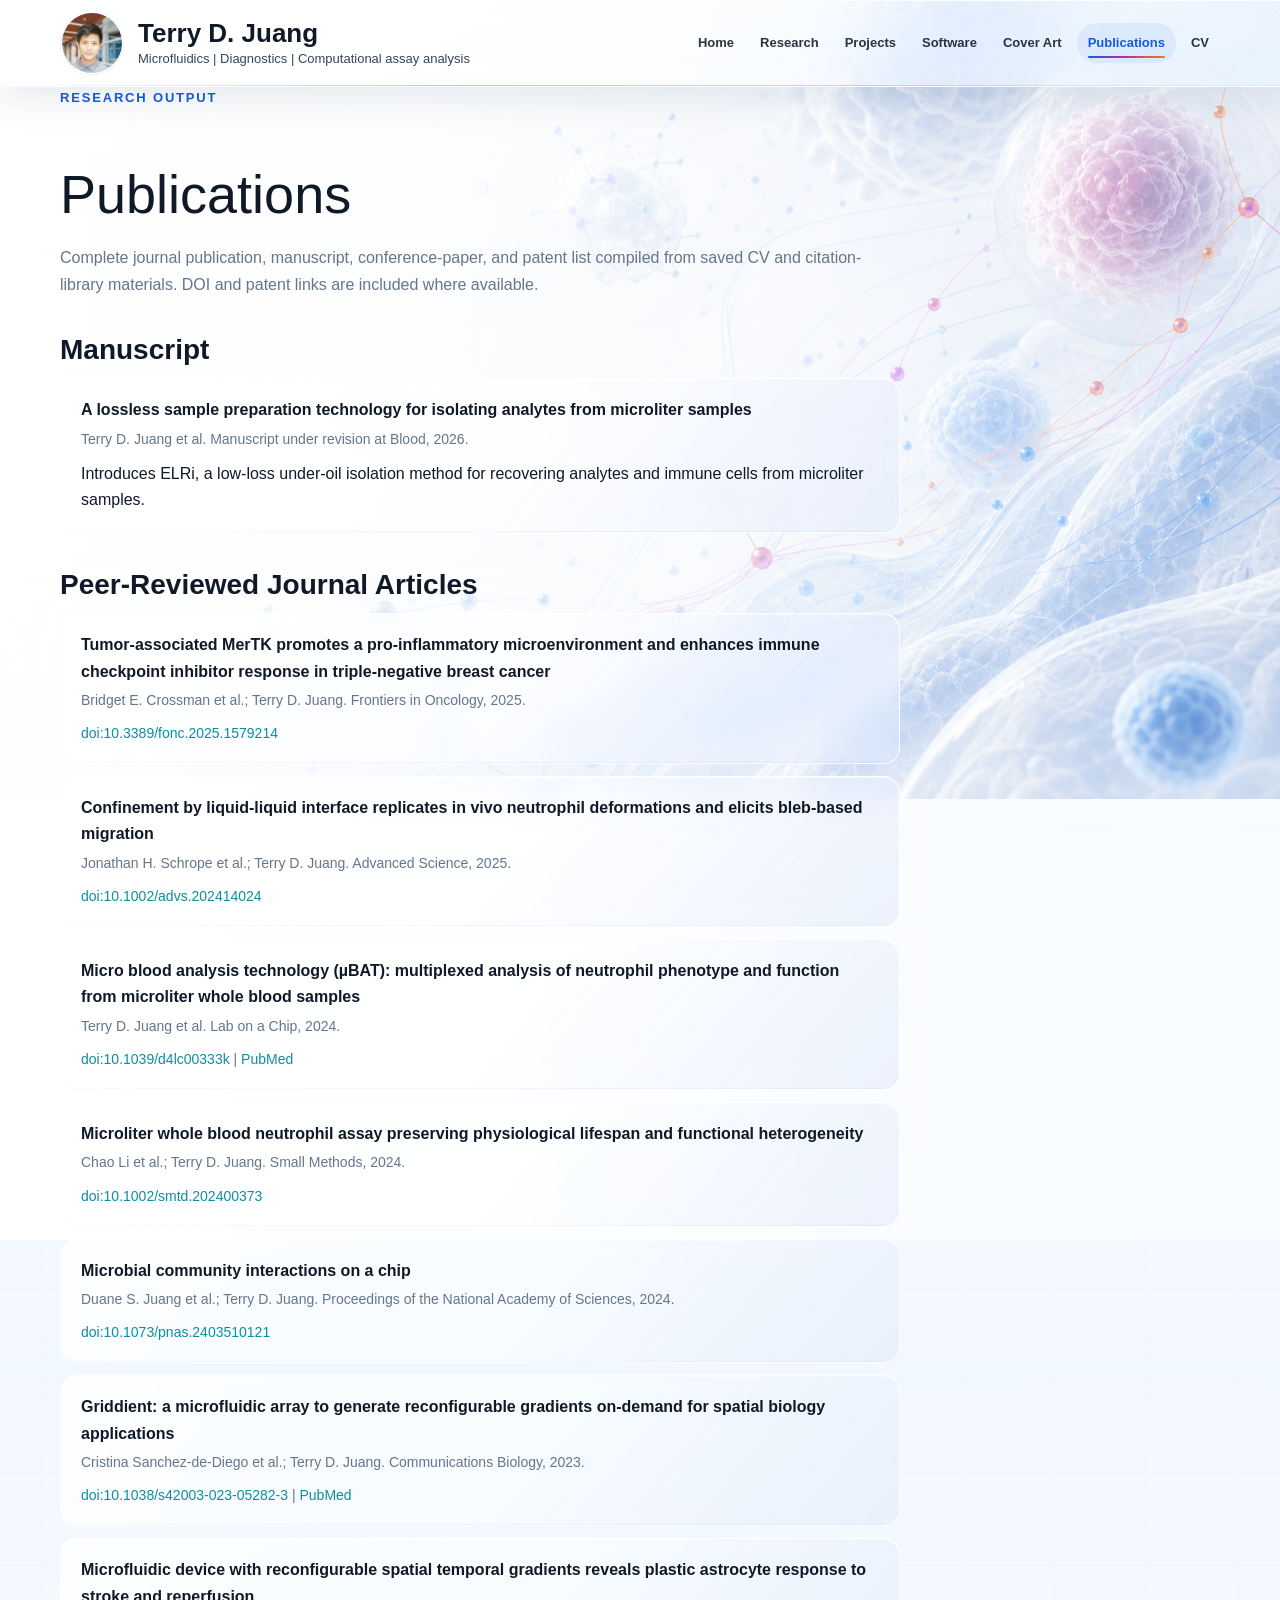
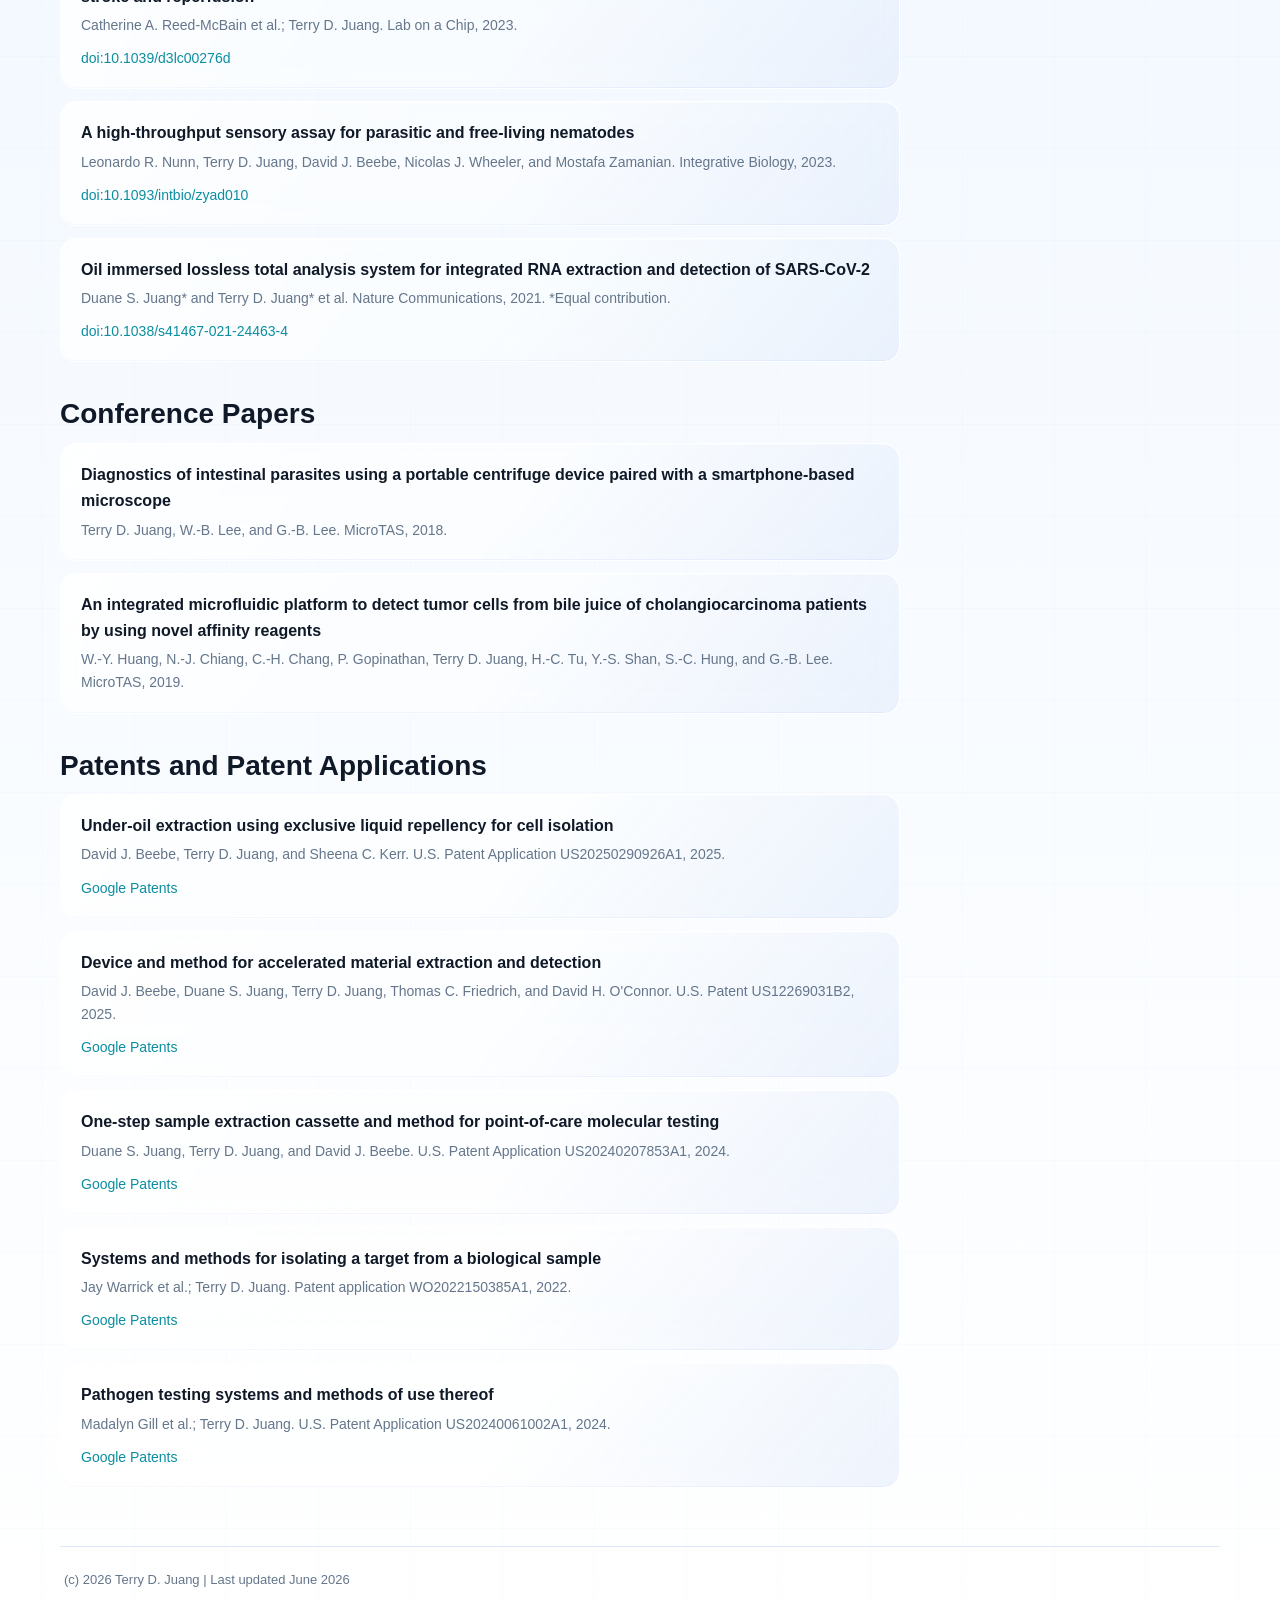
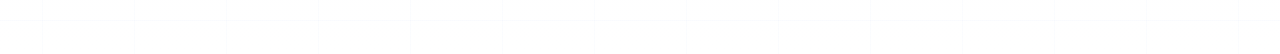
<file: publications.html>
<!doctype html>
<html lang="en">
  <head>
    <meta charset="utf-8">
    <meta name="viewport" content="width=device-width, initial-scale=1">
    <title>Publications | Terry D. Juang</title>
    <meta name="description" content="Complete publication, conference paper, and patent list for Terry D. Juang.">
    <link rel="stylesheet" href="assets/styles.css?v=20260709-2">
  </head>
  <body>
    <div class="site">
      <header class="masthead">
        <div class="brand">
          <div class="portrait">
            <img src="assets/terry-juang-headshot.jpg" alt="Terry D. Juang headshot" width="76" height="76">
          </div>
          <div class="identity">
            <h1>Terry D. Juang</h1>
            <p>Microfluidics | Diagnostics | Computational assay analysis</p>
          </div>
        </div>
        <nav class="nav" aria-label="Primary navigation">
          <a href="index.html">Home</a>
          <a href="research.html">Research</a>
          <a href="projects.html">Projects</a>
          <a href="software.html">Software</a>
          <a href="cover-art.html">Cover Art</a>
          <a href="publications.html" aria-current="page">Publications</a>
          <a href="cv.html">CV</a>
        </nav>
      </header>

      <main>
        <p class="eyebrow">Research output</p>
        <h2 class="page-title">Publications</h2>
        <p class="note">Complete journal publication, manuscript, conference-paper, and patent list compiled from saved CV and citation-library materials. DOI and patent links are included where available.</p>

        <h3>Manuscript</h3>
        <ul class="list-plain publication-list">
          <li>
            <span class="item-title">A lossless sample preparation technology for isolating analytes from microliter samples</span>
            <span class="meta">Terry D. Juang et al. Manuscript under revision at Blood, 2026.</span>
            <p>Introduces ELRi, a low-loss under-oil isolation method for recovering analytes and immune cells from microliter samples.</p>
          </li>
        </ul>

        <h3>Peer-Reviewed Journal Articles</h3>
        <ul class="list-plain publication-list">
          <li>
            <span class="item-title">Tumor-associated MerTK promotes a pro-inflammatory microenvironment and enhances immune checkpoint inhibitor response in triple-negative breast cancer</span>
            <span class="meta">Bridget E. Crossman et al.; Terry D. Juang. Frontiers in Oncology, 2025.</span>
            <p class="publication-links"><a href="https://doi.org/10.3389/fonc.2025.1579214">doi:10.3389/fonc.2025.1579214</a></p>
          </li>
          <li>
            <span class="item-title">Confinement by liquid-liquid interface replicates in vivo neutrophil deformations and elicits bleb-based migration</span>
            <span class="meta">Jonathan H. Schrope et al.; Terry D. Juang. Advanced Science, 2025.</span>
            <p class="publication-links"><a href="https://doi.org/10.1002/advs.202414024">doi:10.1002/advs.202414024</a></p>
          </li>
          <li>
            <span class="item-title">Micro blood analysis technology (&micro;BAT): multiplexed analysis of neutrophil phenotype and function from microliter whole blood samples</span>
            <span class="meta">Terry D. Juang et al. Lab on a Chip, 2024.</span>
            <p class="publication-links"><a href="https://doi.org/10.1039/d4lc00333k">doi:10.1039/d4lc00333k</a> | <a href="https://pubmed.ncbi.nlm.nih.gov/39104301/">PubMed</a></p>
          </li>
          <li>
            <span class="item-title">Microliter whole blood neutrophil assay preserving physiological lifespan and functional heterogeneity</span>
            <span class="meta">Chao Li et al.; Terry D. Juang. Small Methods, 2024.</span>
            <p class="publication-links"><a href="https://doi.org/10.1002/smtd.202400373">doi:10.1002/smtd.202400373</a></p>
          </li>
          <li>
            <span class="item-title">Microbial community interactions on a chip</span>
            <span class="meta">Duane S. Juang et al.; Terry D. Juang. Proceedings of the National Academy of Sciences, 2024.</span>
            <p class="publication-links"><a href="https://doi.org/10.1073/pnas.2403510121">doi:10.1073/pnas.2403510121</a></p>
          </li>
          <li>
            <span class="item-title">Griddient: a microfluidic array to generate reconfigurable gradients on-demand for spatial biology applications</span>
            <span class="meta">Cristina Sanchez-de-Diego et al.; Terry D. Juang. Communications Biology, 2023.</span>
            <p class="publication-links"><a href="https://doi.org/10.1038/s42003-023-05282-3">doi:10.1038/s42003-023-05282-3</a> | <a href="https://pubmed.ncbi.nlm.nih.gov/37689746/">PubMed</a></p>
          </li>
          <li>
            <span class="item-title">Microfluidic device with reconfigurable spatial temporal gradients reveals plastic astrocyte response to stroke and reperfusion</span>
            <span class="meta">Catherine A. Reed-McBain et al.; Terry D. Juang. Lab on a Chip, 2023.</span>
            <p class="publication-links"><a href="https://doi.org/10.1039/d3lc00276d">doi:10.1039/d3lc00276d</a></p>
          </li>
          <li>
            <span class="item-title">A high-throughput sensory assay for parasitic and free-living nematodes</span>
            <span class="meta">Leonardo R. Nunn, Terry D. Juang, David J. Beebe, Nicolas J. Wheeler, and Mostafa Zamanian. Integrative Biology, 2023.</span>
            <p class="publication-links"><a href="https://doi.org/10.1093/intbio/zyad010">doi:10.1093/intbio/zyad010</a></p>
          </li>
          <li>
            <span class="item-title">Oil immersed lossless total analysis system for integrated RNA extraction and detection of SARS-CoV-2</span>
            <span class="meta">Duane S. Juang* and Terry D. Juang* et al. Nature Communications, 2021. *Equal contribution.</span>
            <p class="publication-links"><a href="https://doi.org/10.1038/s41467-021-24463-4">doi:10.1038/s41467-021-24463-4</a></p>
          </li>
        </ul>

        <h3>Conference Papers</h3>
        <ul class="list-plain publication-list">
          <li>
            <span class="item-title">Diagnostics of intestinal parasites using a portable centrifuge device paired with a smartphone-based microscope</span>
            <span class="meta">Terry D. Juang, W.-B. Lee, and G.-B. Lee. MicroTAS, 2018.</span>
          </li>
          <li>
            <span class="item-title">An integrated microfluidic platform to detect tumor cells from bile juice of cholangiocarcinoma patients by using novel affinity reagents</span>
            <span class="meta">W.-Y. Huang, N.-J. Chiang, C.-H. Chang, P. Gopinathan, Terry D. Juang, H.-C. Tu, Y.-S. Shan, S.-C. Hung, and G.-B. Lee. MicroTAS, 2019.</span>
          </li>
        </ul>

        <h3>Patents and Patent Applications</h3>
        <ul class="list-plain publication-list">
          <li>
            <span class="item-title">Under-oil extraction using exclusive liquid repellency for cell isolation</span>
            <span class="meta">David J. Beebe, Terry D. Juang, and Sheena C. Kerr. U.S. Patent Application US20250290926A1, 2025.</span>
            <p class="publication-links"><a href="https://patents.google.com/patent/US20250290926A1/en">Google Patents</a></p>
          </li>
          <li>
            <span class="item-title">Device and method for accelerated material extraction and detection</span>
            <span class="meta">David J. Beebe, Duane S. Juang, Terry D. Juang, Thomas C. Friedrich, and David H. O'Connor. U.S. Patent US12269031B2, 2025.</span>
            <p class="publication-links"><a href="https://patents.google.com/patent/US12269031B2/en">Google Patents</a></p>
          </li>
          <li>
            <span class="item-title">One-step sample extraction cassette and method for point-of-care molecular testing</span>
            <span class="meta">Duane S. Juang, Terry D. Juang, and David J. Beebe. U.S. Patent Application US20240207853A1, 2024.</span>
            <p class="publication-links"><a href="https://patents.google.com/patent/US20240207853A1/en">Google Patents</a></p>
          </li>
          <li>
            <span class="item-title">Systems and methods for isolating a target from a biological sample</span>
            <span class="meta">Jay Warrick et al.; Terry D. Juang. Patent application WO2022150385A1, 2022.</span>
            <p class="publication-links"><a href="https://patents.google.com/patent/WO2022150385A1/en">Google Patents</a></p>
          </li>
          <li>
            <span class="item-title">Pathogen testing systems and methods of use thereof</span>
            <span class="meta">Madalyn Gill et al.; Terry D. Juang. U.S. Patent Application US20240061002A1, 2024.</span>
            <p class="publication-links"><a href="https://patents.google.com/patent/US20240061002A1/en">Google Patents</a></p>
          </li>
        </ul>
      </main>

      <footer class="footer">
        <p>(c) 2026 Terry D. Juang | Last updated June 2026</p>
      </footer>
    </div>
  </body>
</html>
</file>
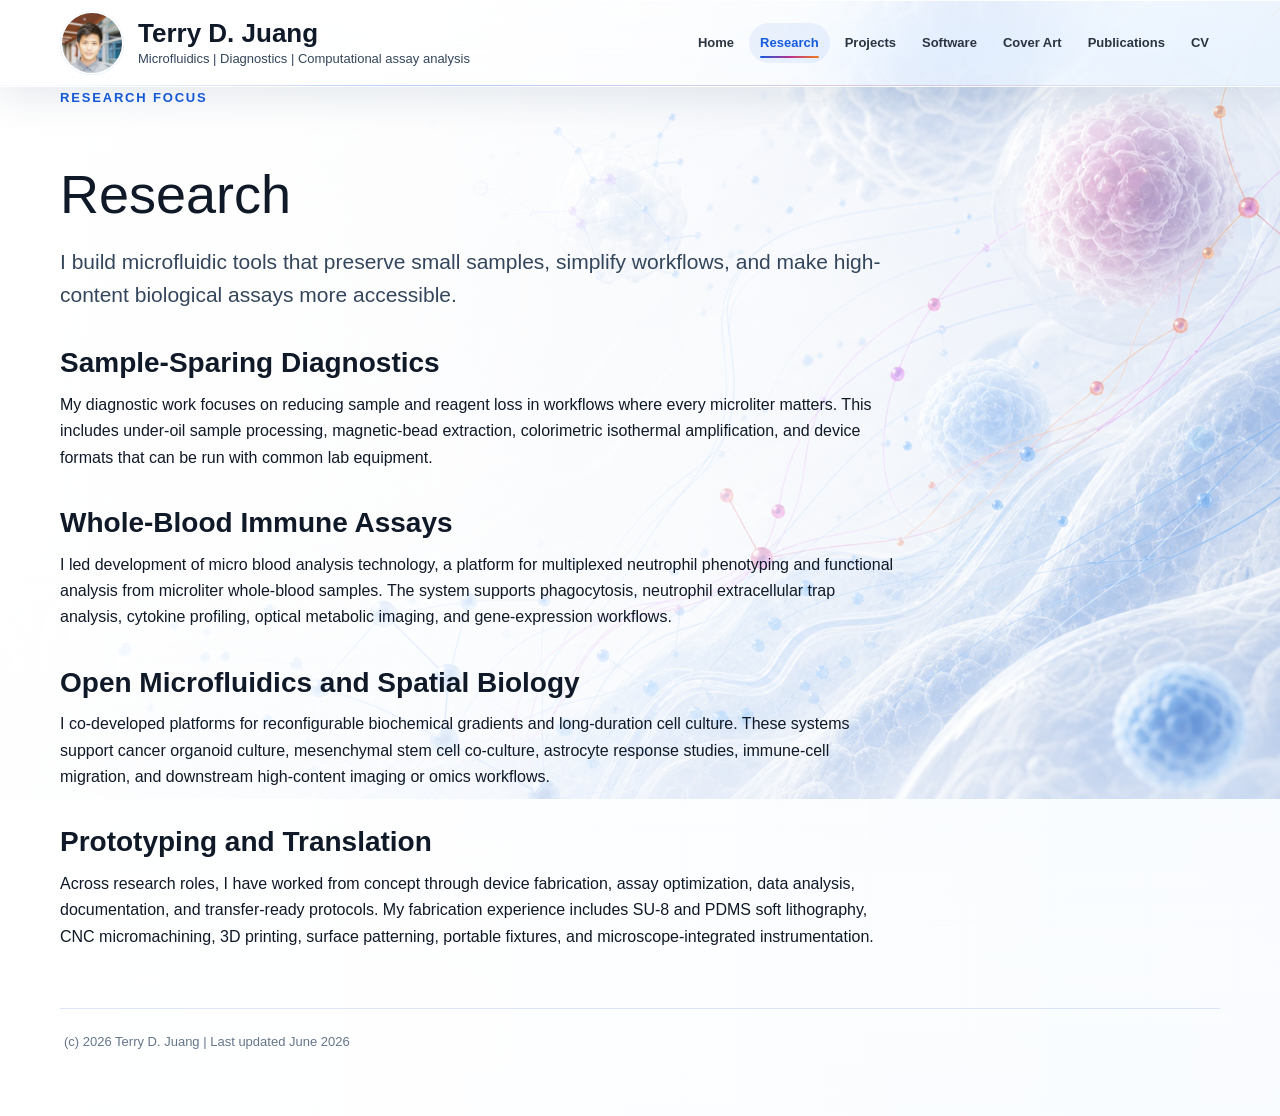
<file: research.html>
<!doctype html>
<html lang="en">
  <head>
    <meta charset="utf-8">
    <meta name="viewport" content="width=device-width, initial-scale=1">
    <title>Research | Terry D. Juang</title>
    <meta name="description" content="Research areas and selected platforms from Terry D. Juang.">
    <link rel="stylesheet" href="assets/styles.css?v=20260709-2">
  </head>
  <body>
    <div class="site">
      <header class="masthead">
        <div class="brand">
          <div class="portrait">
            <img src="assets/terry-juang-headshot.jpg" alt="Terry D. Juang headshot" width="76" height="76">
          </div>
          <div class="identity">
            <h1>Terry D. Juang</h1>
            <p>Microfluidics | Diagnostics | Computational assay analysis</p>
          </div>
        </div>
        <nav class="nav" aria-label="Primary navigation">
          <a href="index.html">Home</a>
          <a href="research.html" aria-current="page">Research</a>
          <a href="projects.html">Projects</a>
          <a href="software.html">Software</a>
          <a href="cover-art.html">Cover Art</a>
          <a href="publications.html">Publications</a>
          <a href="cv.html">CV</a>
        </nav>
      </header>

      <main>
        <p class="eyebrow">Research focus</p>
        <h2 class="page-title">Research</h2>
        <p class="lead">I build microfluidic tools that preserve small samples, simplify workflows, and make high-content biological assays more accessible.</p>

        <h3>Sample-Sparing Diagnostics</h3>
        <p>My diagnostic work focuses on reducing sample and reagent loss in workflows where every microliter matters. This includes under-oil sample processing, magnetic-bead extraction, colorimetric isothermal amplification, and device formats that can be run with common lab equipment.</p>

        <h3>Whole-Blood Immune Assays</h3>
        <p>I led development of micro blood analysis technology, a platform for multiplexed neutrophil phenotyping and functional analysis from microliter whole-blood samples. The system supports phagocytosis, neutrophil extracellular trap analysis, cytokine profiling, optical metabolic imaging, and gene-expression workflows.</p>

        <h3>Open Microfluidics and Spatial Biology</h3>
        <p>I co-developed platforms for reconfigurable biochemical gradients and long-duration cell culture. These systems support cancer organoid culture, mesenchymal stem cell co-culture, astrocyte response studies, immune-cell migration, and downstream high-content imaging or omics workflows.</p>

        <h3>Prototyping and Translation</h3>
        <p>Across research roles, I have worked from concept through device fabrication, assay optimization, data analysis, documentation, and transfer-ready protocols. My fabrication experience includes SU-8 and PDMS soft lithography, CNC micromachining, 3D printing, surface patterning, portable fixtures, and microscope-integrated instrumentation.</p>
      </main>

      <footer class="footer">
        <p>(c) 2026 Terry D. Juang | Last updated June 2026</p>
      </footer>
    </div>
  </body>
</html>
</file>
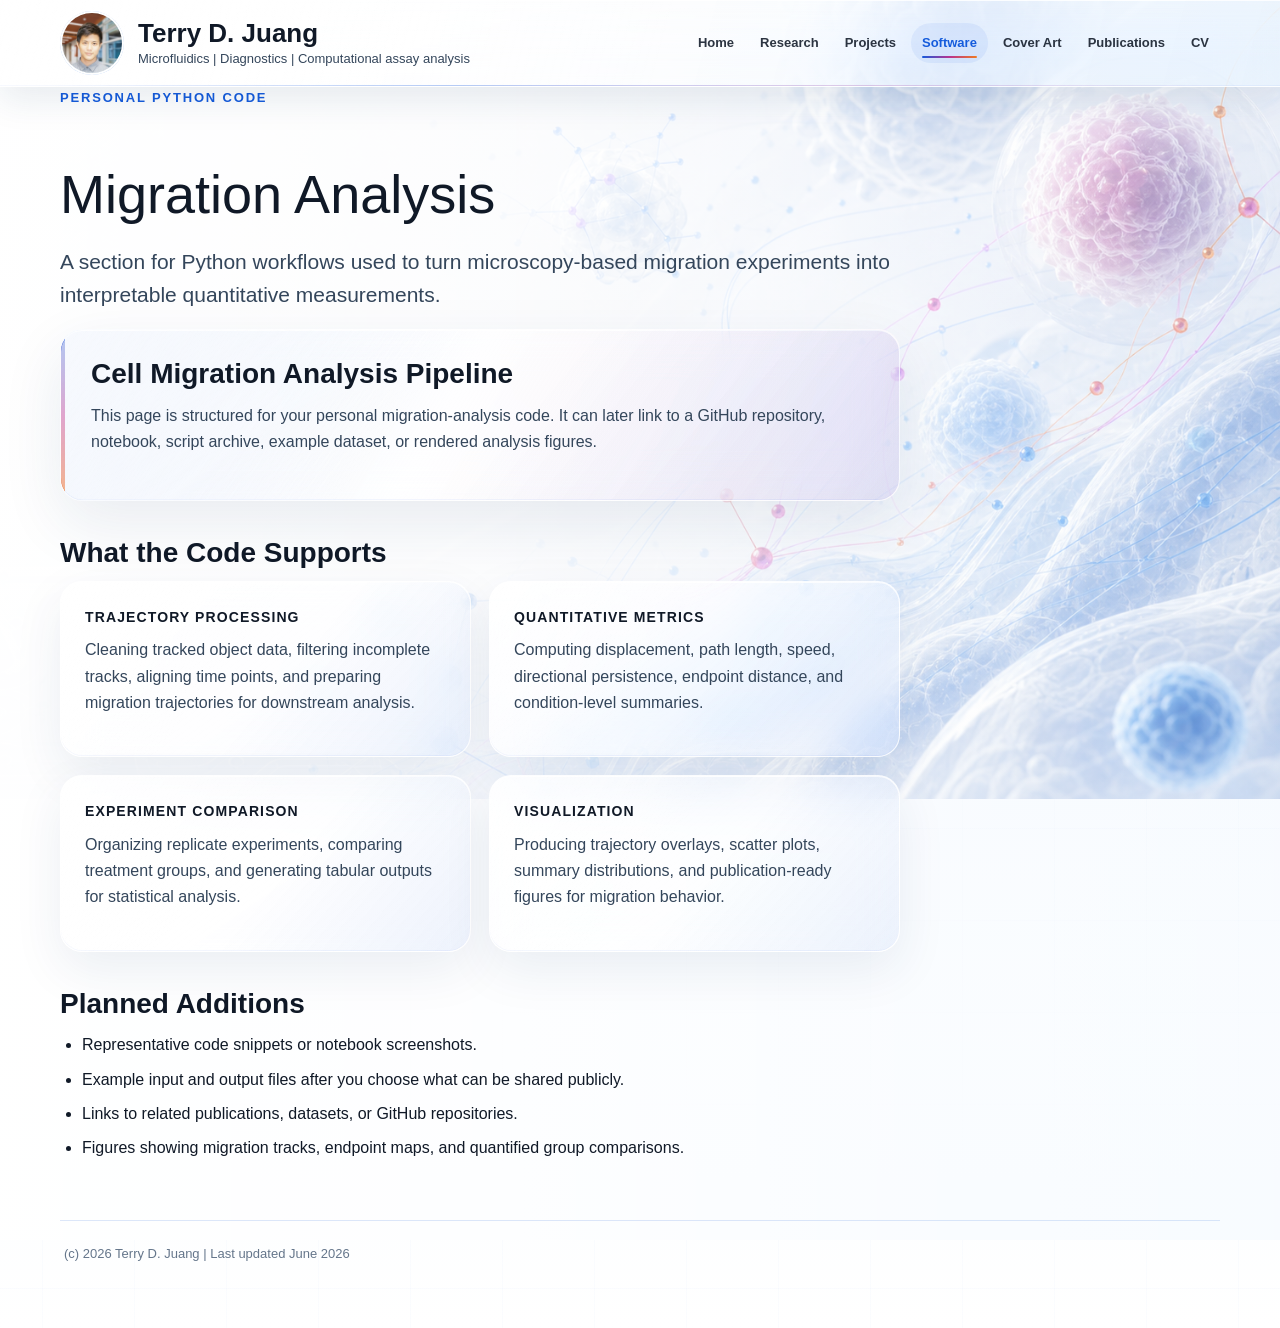
<file: software.html>
<!doctype html>
<html lang="en">
  <head>
    <meta charset="utf-8">
    <meta name="viewport" content="width=device-width, initial-scale=1">
    <title>Software | Terry D. Juang</title>
    <meta name="description" content="Personal Python code and analysis workflows by Terry D. Juang.">
    <link rel="stylesheet" href="assets/styles.css?v=20260709-2">
  </head>
  <body>
    <div class="site">
      <header class="masthead">
        <div class="brand">
          <div class="portrait">
            <img src="assets/terry-juang-headshot.jpg" alt="Terry D. Juang headshot" width="76" height="76">
          </div>
          <div class="identity">
            <h1>Terry D. Juang</h1>
            <p>Microfluidics | Diagnostics | Computational assay analysis</p>
          </div>
        </div>
        <nav class="nav" aria-label="Primary navigation">
          <a href="index.html">Home</a>
          <a href="research.html">Research</a>
          <a href="projects.html">Projects</a>
          <a href="software.html" aria-current="page">Software</a>
          <a href="cover-art.html">Cover Art</a>
          <a href="publications.html">Publications</a>
          <a href="cv.html">CV</a>
        </nav>
      </header>

      <main>
        <p class="eyebrow">Personal Python code</p>
        <h2 class="page-title">Migration Analysis</h2>
        <p class="lead">A section for Python workflows used to turn microscopy-based migration experiments into interpretable quantitative measurements.</p>

        <div class="feature-band">
          <h3>Cell Migration Analysis Pipeline</h3>
          <p>This page is structured for your personal migration-analysis code. It can later link to a GitHub repository, notebook, script archive, example dataset, or rendered analysis figures.</p>
        </div>

        <h3>What the Code Supports</h3>
        <div class="capability-list">
          <section>
            <h4>Trajectory Processing</h4>
            <p>Cleaning tracked object data, filtering incomplete tracks, aligning time points, and preparing migration trajectories for downstream analysis.</p>
          </section>
          <section>
            <h4>Quantitative Metrics</h4>
            <p>Computing displacement, path length, speed, directional persistence, endpoint distance, and condition-level summaries.</p>
          </section>
          <section>
            <h4>Experiment Comparison</h4>
            <p>Organizing replicate experiments, comparing treatment groups, and generating tabular outputs for statistical analysis.</p>
          </section>
          <section>
            <h4>Visualization</h4>
            <p>Producing trajectory overlays, scatter plots, summary distributions, and publication-ready figures for migration behavior.</p>
          </section>
        </div>

        <h3>Planned Additions</h3>
        <ul>
          <li>Representative code snippets or notebook screenshots.</li>
          <li>Example input and output files after you choose what can be shared publicly.</li>
          <li>Links to related publications, datasets, or GitHub repositories.</li>
          <li>Figures showing migration tracks, endpoint maps, and quantified group comparisons.</li>
        </ul>
      </main>

      <footer class="footer">
        <p>(c) 2026 Terry D. Juang | Last updated June 2026</p>
      </footer>
    </div>
  </body>
</html>
</file>
<file: assets/styles.css>
:root {
  --ink: #101927;
  --soft-ink: #34465b;
  --muted: #65768b;
  --line: rgba(29, 96, 216, .15);
  --strong-line: rgba(29, 96, 216, .24);
  --glass-line: rgba(255, 255, 255, .72);
  --glass-edge: rgba(21, 91, 220, .18);
  --paper: #f6fbff;
  --panel: rgba(255, 255, 255, .68);
  --glass: rgba(255, 255, 255, .58);
  --mist: #eaf5ff;
  --blue: #155bdc;
  --deep-blue: #123866;
  --cyan: #0b8ea0;
  --magenta: #b8328f;
  --orange: #ef7b22;
  --max: 1160px;
  --content: 840px;
  --radius: 22px;
  --shadow: 0 28px 80px rgba(18, 56, 102, .14);
  --inner-glass: inset 0 1px 0 rgba(255, 255, 255, .84), inset 0 -1px 0 rgba(21, 91, 220, .05);
}

* {
  box-sizing: border-box;
}

html {
  scroll-behavior: smooth;
}

body {
  min-height: 100vh;
  margin: 0;
  color: var(--ink);
  font: 16px/1.65 Arial, Helvetica, sans-serif;
  background-color: var(--paper);
  background-image:
    linear-gradient(90deg, rgba(255, 255, 255, .96) 0%, rgba(255, 255, 255, .78) 38%, rgba(255, 255, 255, .30) 74%, rgba(255, 255, 255, .12) 100%),
    linear-gradient(180deg, rgba(255, 255, 255, .28) 0, rgba(246, 251, 255, .10) 58%, #f7fbff 1180px),
    url("biomedical-hero-background.png"),
    linear-gradient(rgba(21, 91, 220, .018) 1px, transparent 1px),
    linear-gradient(90deg, rgba(21, 91, 220, .016) 1px, transparent 1px),
    linear-gradient(180deg, #ffffff 0, #f2f8ff 42%, #ffffff 100%);
  background-position:
    center top,
    center top,
    right top,
    center top,
    center top,
    center top,
    center;
  background-repeat: no-repeat, no-repeat, no-repeat, repeat, repeat, no-repeat;
  background-size: 100% 1240px, 100% 1240px, max(1420px, 100vw) auto, 92px 92px, 92px 92px, auto;
}

a {
  color: var(--cyan);
  text-decoration: none;
}

a:hover,
a:focus {
  color: var(--blue);
  text-decoration: underline;
  text-underline-offset: 3px;
}

.site {
  width: min(var(--max), calc(100% - 44px));
  margin: 0 auto 64px;
}

.masthead {
  position: sticky;
  top: 0;
  z-index: 10;
  display: flex;
  align-items: center;
  justify-content: space-between;
  gap: 30px;
  width: 100vw;
  margin-left: calc(50% - 50vw);
  overflow: hidden;
  padding: 11px max(22px, calc((100vw - var(--max)) / 2));
  border: 0;
  border-bottom: 1px solid rgba(255, 255, 255, .78);
  border-radius: 0;
  background:
    linear-gradient(105deg, rgba(255, 255, 255, .84), rgba(255, 255, 255, .55) 52%, rgba(232, 245, 255, .58));
  box-shadow:
    var(--inner-glass),
    0 12px 36px rgba(18, 56, 102, .10);
  backdrop-filter: blur(28px) saturate(165%);
  isolation: isolate;
  transition: background-color .3s ease, box-shadow .3s ease;
}

.masthead::before {
  content: "";
  position: absolute;
  inset: 0;
  background:
    linear-gradient(110deg, rgba(255, 255, 255, .78), rgba(255, 255, 255, 0) 32%),
    linear-gradient(180deg, rgba(255, 255, 255, .42), rgba(255, 255, 255, 0) 70%);
  opacity: .48;
  pointer-events: none;
}

.masthead::after {
  content: "";
  position: absolute;
  inset: auto 0 0;
  height: 1px;
  background: linear-gradient(90deg, transparent 4%, rgba(21, 91, 220, .28) 35%, rgba(184, 50, 143, .20) 68%, transparent 96%);
  pointer-events: none;
}

.masthead:hover,
.masthead:focus-within {
  background-color: rgba(255, 255, 255, .16);
  box-shadow: var(--inner-glass), 0 16px 44px rgba(18, 56, 102, .13);
}

.brand {
  position: relative;
  z-index: 1;
  display: flex;
  align-items: center;
  gap: 14px;
  min-width: 0;
}

.portrait {
  flex: 0 0 auto;
  width: 64px;
  height: 64px;
  overflow: hidden;
  border: 2px solid rgba(255, 255, 255, .96);
  border-radius: 999px;
  outline: 1px solid rgba(21, 91, 220, .22);
  background: var(--mist);
  box-shadow: 0 10px 28px rgba(21, 91, 220, .16);
  clip-path: circle(50% at 50% 50%);
}

.portrait img {
  display: block;
  width: 100%;
  height: 100%;
  object-fit: cover;
}

.identity h1 {
  margin: 0;
  font-size: 26px;
  line-height: 1.08;
  font-weight: 600;
  letter-spacing: 0;
}

.identity p {
  margin: 3px 0 0;
  color: var(--soft-ink);
  font-size: 13px;
  line-height: 1.35;
}

.nav {
  position: relative;
  z-index: 1;
  display: flex;
  flex-wrap: wrap;
  justify-content: flex-end;
  gap: 4px;
  font-size: 13px;
  font-weight: 700;
  letter-spacing: 0;
}

.nav a {
  position: relative;
  color: var(--ink);
  padding: 9px 11px;
  border-radius: 999px;
  opacity: .88;
  white-space: nowrap;
  transition: color .22s ease, background-color .22s ease, opacity .22s ease, transform .22s ease;
}

.nav a::after {
  content: "";
  position: absolute;
  right: 11px;
  bottom: 5px;
  left: 11px;
  height: 2px;
  border-radius: 999px;
  background: linear-gradient(90deg, var(--blue), var(--magenta), var(--orange));
  transform: scaleX(0);
  transform-origin: center;
  transition: transform .24s ease;
}

.nav a:hover,
.nav a:focus {
  color: var(--deep-blue);
  background: rgba(255, 255, 255, .58);
  opacity: 1;
  text-decoration: none;
  transform: translateY(-1px);
}

.nav a:hover::after,
.nav a:focus::after,
.nav a[aria-current="page"]::after {
  transform: scaleX(1);
}

.nav a:focus-visible {
  outline: 2px solid rgba(21, 91, 220, .42);
  outline-offset: 2px;
}

.nav a[aria-current="page"] {
  color: var(--blue);
  background: rgba(21, 91, 220, .07);
  opacity: 1;
}

main {
  max-width: var(--content);
}

.wide {
  max-width: none;
}

.hero {
  display: grid;
  grid-template-columns: minmax(0, 1.35fr) minmax(300px, .85fr);
  gap: 44px;
  align-items: start;
  min-height: 570px;
  padding: 82px 0 72px;
}

.eyebrow {
  margin: 0 0 18px;
  color: var(--blue);
  font-size: 13px;
  font-weight: 800;
  letter-spacing: .14em;
  text-transform: uppercase;
}

h2,
.hero-title {
  margin: 0 0 22px;
  font-size: 62px;
  line-height: 1.05;
  font-weight: 500;
  letter-spacing: 0;
}

.page-title {
  margin-top: 58px;
  font-size: 54px;
}

h3 {
  margin: 36px 0 12px;
  font-size: 28px;
  line-height: 1.16;
  font-weight: 600;
  letter-spacing: 0;
}

h4 {
  margin: 0 0 8px;
  font-size: 14px;
  font-weight: 800;
  letter-spacing: .08em;
  text-transform: uppercase;
}

p {
  margin: 0 0 16px;
}

ul {
  margin: 10px 0 22px;
  padding-left: 22px;
}

li {
  margin: 8px 0;
}

.lead {
  max-width: 830px;
  color: var(--soft-ink);
  font-size: 21px;
  line-height: 1.58;
}

.note {
  color: var(--muted);
}

.contact {
  display: inline-flex;
  flex-wrap: wrap;
  gap: 7px;
  margin-top: 14px;
  color: var(--soft-ink);
  font-size: 15px;
}

.callout {
  position: relative;
  overflow: hidden;
  padding: 24px;
  border: 1px solid var(--glass-line);
  border-radius: var(--radius);
  background:
    linear-gradient(135deg, rgba(255, 255, 255, .78), rgba(255, 255, 255, .44) 58%, rgba(232, 246, 255, .34));
  box-shadow: var(--inner-glass), var(--shadow);
  backdrop-filter: blur(22px) saturate(150%);
}

.profile-panel {
  position: relative;
  overflow: hidden;
  margin-top: 39px;
  padding: 28px 30px;
  border: 1px solid var(--glass-line);
  border-radius: var(--radius);
  background:
    linear-gradient(135deg, rgba(255, 255, 255, .78), rgba(255, 255, 255, .43) 56%, rgba(232, 246, 255, .32));
  box-shadow: var(--inner-glass), var(--shadow);
  backdrop-filter: blur(24px) saturate(155%);
}

.profile-panel::before {
  content: "";
  position: absolute;
  inset: 0 0 auto;
  height: 3px;
  background: linear-gradient(90deg, var(--blue), var(--magenta), var(--orange));
}

.profile-panel::after,
.feature-list::before,
.feature-band::after,
.art-card::before,
.capability-list section::before,
.list-plain li::before,
.callout::before {
  content: "";
  position: absolute;
  inset: 0;
  border-radius: inherit;
  background:
    linear-gradient(128deg, rgba(255, 255, 255, .68), rgba(255, 255, 255, 0) 42%),
    linear-gradient(310deg, rgba(21, 91, 220, .07), rgba(255, 255, 255, 0) 46%);
  pointer-events: none;
}

.profile-panel > *,
.feature-list > *,
.feature-band > *,
.capability-list section > *,
.list-plain li > *,
.callout > * {
  position: relative;
  z-index: 1;
}

.profile-panel p {
  color: var(--soft-ink);
}

.profile-heading {
  position: relative;
  z-index: 1;
  display: flex;
  align-items: center;
  justify-content: flex-start;
  gap: 11px;
  margin-bottom: 10px;
}

.profile-heading h4 {
  margin: 0;
}

.personal-logo {
  display: block;
  width: 29px;
  height: auto;
}

.profile-logo {
  flex: 0 0 auto;
  opacity: .80;
}

.metric-row {
  position: relative;
  z-index: 1;
  display: grid;
  grid-template-columns: repeat(2, minmax(0, 1fr));
  gap: 22px 28px;
  margin-top: 25px;
}

.stat {
  min-width: 0;
}

.stat strong {
  display: block;
  color: var(--blue);
  font-size: 32px;
  line-height: 1;
  font-weight: 500;
}

.stat span {
  display: block;
  margin-top: 8px;
  color: var(--muted);
  font-size: 13px;
}

.section {
  padding: 48px 0;
  border-top: 1px solid var(--line);
}

.section-head {
  display: flex;
  justify-content: space-between;
  gap: 24px;
  align-items: end;
  margin-bottom: 24px;
}

.section-head h3 {
  margin: 0;
}

.feature-list {
  position: relative;
  overflow: hidden;
  border: 1px solid var(--glass-line);
  border-radius: var(--radius);
  background:
    linear-gradient(145deg, rgba(255, 255, 255, .66), rgba(255, 255, 255, .38));
  box-shadow: var(--inner-glass), 0 22px 62px rgba(18, 56, 102, .10);
  backdrop-filter: blur(20px) saturate(150%);
}

.feature-list a {
  position: relative;
  z-index: 1;
  display: grid;
  grid-template-columns: 245px minmax(0, 1fr);
  gap: 30px;
  padding: 26px 28px;
  border-bottom: 1px solid rgba(21, 91, 220, .12);
  color: var(--ink);
  transition: background-color .18s ease, transform .18s ease;
}

.feature-list a:last-child {
  border-bottom: 0;
}

.feature-list a:hover,
.feature-list a:focus {
  color: var(--ink);
  background: rgba(255, 255, 255, .48);
  text-decoration: none;
  transform: translateX(4px);
}

.feature-list h4,
.feature-list p {
  margin-bottom: 0;
}

.feature-list h4 {
  color: var(--deep-blue);
}

.feature-list a:hover h4,
.feature-list a:focus h4 {
  color: var(--blue);
}

.capability-list {
  display: grid;
  grid-template-columns: repeat(2, minmax(0, 1fr));
  gap: 18px;
}

.capability-list section {
  position: relative;
  overflow: hidden;
  padding: 24px;
  border: 1px solid var(--glass-line);
  border-radius: var(--radius);
  background:
    linear-gradient(145deg, rgba(255, 255, 255, .66), rgba(255, 255, 255, .38));
  box-shadow: var(--inner-glass), 0 18px 50px rgba(18, 56, 102, .08);
  backdrop-filter: blur(18px) saturate(145%);
}

.capability-list p,
.text-columns p {
  color: var(--soft-ink);
}

.item-title {
  display: block;
  margin-bottom: 4px;
  font-weight: 700;
}

.meta {
  display: block;
  color: var(--muted);
  font-size: 14px;
}

.list-plain {
  padding-left: 0;
  list-style: none;
}

.list-plain li {
  position: relative;
  overflow: hidden;
  margin: 0 0 12px;
  padding: 18px 20px;
  border: 1px solid var(--glass-line);
  border-radius: 16px;
  background: rgba(255, 255, 255, .50);
  box-shadow: var(--inner-glass);
  backdrop-filter: blur(16px) saturate(140%);
}

.publication-list p {
  margin: 10px 0 0;
}

.publication-links {
  color: var(--muted);
  font-size: 14px;
}

.tag-row {
  display: flex;
  flex-wrap: wrap;
  gap: 10px;
  margin: 16px 0 20px;
  padding: 0;
  list-style: none;
}

.tag-row li {
  margin: 0;
  padding: 8px 13px;
  border: 1px solid rgba(255, 255, 255, .68);
  border-radius: 999px;
  color: #253c56;
  background: rgba(255, 255, 255, .52);
  box-shadow: var(--inner-glass), 0 8px 22px rgba(18, 56, 102, .05);
  font-size: 13px;
  backdrop-filter: blur(14px) saturate(145%);
}

.tag-row li:nth-child(3n+2) {
  border-color: rgba(184, 50, 143, .22);
}

.tag-row li:nth-child(3n) {
  border-color: rgba(239, 123, 34, .25);
}

.feature-band {
  position: relative;
  overflow: hidden;
  margin: 18px 0 30px;
  padding: 28px 30px;
  border: 1px solid var(--glass-line);
  border-radius: var(--radius);
  color: var(--ink);
  background:
    linear-gradient(120deg, rgba(21, 91, 220, .10), rgba(255, 255, 255, .54) 46%, rgba(184, 50, 143, .07));
  box-shadow: var(--inner-glass), 0 22px 62px rgba(18, 56, 102, .09);
  backdrop-filter: blur(20px) saturate(150%);
}

.feature-band::before {
  content: "";
  position: absolute;
  inset: 0 auto 0 0;
  width: 4px;
  background: linear-gradient(180deg, var(--blue), var(--magenta), var(--orange));
}

.feature-band h3 {
  margin-top: 0;
}

.feature-band p,
.feature-band .meta {
  color: var(--soft-ink);
}

.feature-band a {
  color: var(--blue);
  text-decoration: underline;
  text-underline-offset: 3px;
}

.art-list {
  display: grid;
  grid-template-columns: repeat(2, minmax(0, 1fr));
  gap: 30px;
}

.gallery-summary {
  margin: 0;
  color: var(--muted);
  font-size: 14px;
}

.art-card {
  position: relative;
  margin: 0;
  display: flex;
  flex-direction: column;
  overflow: hidden;
  border: 1px solid var(--glass-line);
  border-radius: var(--radius);
  background:
    linear-gradient(145deg, rgba(255, 255, 255, .66), rgba(255, 255, 255, .40));
  box-shadow: var(--inner-glass), 0 20px 58px rgba(18, 56, 102, .10);
  backdrop-filter: blur(18px) saturate(150%);
}

.art-card a {
  position: relative;
  z-index: 1;
  display: grid;
  aspect-ratio: 4 / 5;
  place-items: center;
  border-bottom: 1px solid rgba(21, 91, 220, .12);
  background:
    linear-gradient(145deg, rgba(232, 245, 255, .84), rgba(255, 255, 255, .78));
}

.art-card.is-wide a {
  aspect-ratio: 16 / 9;
}

.art-card a:hover,
.art-card a:focus {
  text-decoration: none;
}

.art-card img {
  width: 100%;
  height: 100%;
  padding: 12px;
  object-fit: contain;
}

.art-card figcaption {
  position: relative;
  z-index: 1;
  margin: 0;
  padding: 18px 20px 20px;
  color: var(--soft-ink);
  font-size: 15px;
  line-height: 1.45;
}

.art-date,
.art-meta {
  display: block;
}

.art-date {
  margin-bottom: 7px;
  color: var(--blue);
  font-size: 12px;
  font-weight: 800;
  letter-spacing: .1em;
  text-transform: uppercase;
}

.art-card figcaption strong {
  display: block;
  color: var(--ink);
  font-size: 17px;
  line-height: 1.25;
}

.art-meta {
  margin-top: 5px;
  color: var(--muted);
  font-size: 13px;
}

.art-card figcaption p {
  margin: 12px 0 0;
}

.text-columns {
  columns: 2 280px;
  column-gap: 46px;
}

.text-columns section {
  break-inside: avoid;
  margin-bottom: 20px;
}

.footer {
  margin-top: 58px;
  padding: 22px 4px 0;
  border-top: 1px solid var(--line);
  color: var(--muted);
  font-size: 13px;
}

@media (max-width: 920px) {
  .masthead {
    align-items: center;
    flex-direction: column;
    gap: 4px;
    padding-top: 10px;
    padding-bottom: 8px;
  }

  .brand {
    justify-content: center;
  }

  .nav {
    justify-content: center;
  }
}

@media (max-width: 1080px) {
  .hero-title {
    font-size: 54px;
  }
}

@media (max-width: 820px) {
  body {
    background-position:
      center top,
      center top,
      right top,
      center top,
      center top,
      center top,
      center;
    background-size: 100% 1120px, 100% 1120px, 1180px auto, 86px 86px, 86px 86px, auto;
  }

  .brand {
    min-width: 0;
  }

  .hero,
  .capability-list,
  .art-list {
    grid-template-columns: 1fr;
  }

  .hero {
    min-height: 0;
    padding: 62px 0 48px;
  }

  .profile-panel {
    margin-top: 0;
  }

  .hero-title {
    font-size: 46px;
  }

  .page-title {
    font-size: 44px;
  }

  .section-head {
    display: block;
  }
}

@media (max-width: 560px) {
  body {
    background-position:
      center top,
      center top,
      center top,
      center top,
      center top,
      center top,
      center;
    background-size: 100% 1040px, 100% 1040px, 1060px auto, 76px 76px, 76px 76px, auto;
  }

  .site {
    width: min(100% - 28px, var(--max));
    margin-top: 0;
  }

  .masthead {
    top: 0;
    align-items: stretch;
    padding: 10px 14px 8px;
    border-radius: 0;
  }

  .brand {
    align-items: center;
    justify-content: flex-start;
    gap: 13px;
  }

  .portrait {
    width: 58px;
    height: 58px;
  }

  .identity h1 {
    font-size: 23px;
  }

  .identity p {
    font-size: 13px;
    line-height: 1.35;
  }

  .nav {
    flex-wrap: nowrap;
    justify-content: flex-start;
    gap: 2px;
    width: 100%;
    overflow-x: auto;
    padding: 4px 0 2px;
    font-size: 12px;
    scrollbar-width: none;
    scroll-snap-type: x proximity;
    -webkit-overflow-scrolling: touch;
  }

  .nav::-webkit-scrollbar {
    display: none;
  }

  .nav a {
    padding: 8px 10px;
    scroll-snap-align: start;
  }

  .hero {
    padding: 48px 0 38px;
  }

  .hero-title {
    font-size: 38px;
  }

  .page-title {
    margin-top: 44px;
    font-size: 36px;
  }

  h3 {
    font-size: 24px;
  }

  .lead {
    font-size: 18px;
  }

  .profile-panel,
  .feature-band,
  .capability-list section,
  .callout {
    padding: 22px;
  }

  .feature-list a {
    display: block;
    padding: 22px;
  }

  .profile-logo {
    width: 27px;
  }
}

@media (prefers-reduced-motion: reduce) {
  html {
    scroll-behavior: auto;
  }

  .masthead,
  .nav a,
  .nav a::after,
  .feature-list a {
    transition: none;
  }
}

@media print {
  body {
    background: #fff;
  }

  .masthead {
    position: static;
    box-shadow: none;
  }

  .nav,
  .footer {
    display: none;
  }

  .site {
    width: 100%;
    margin: 0;
  }

  a {
    color: var(--ink);
  }
}
</file>
